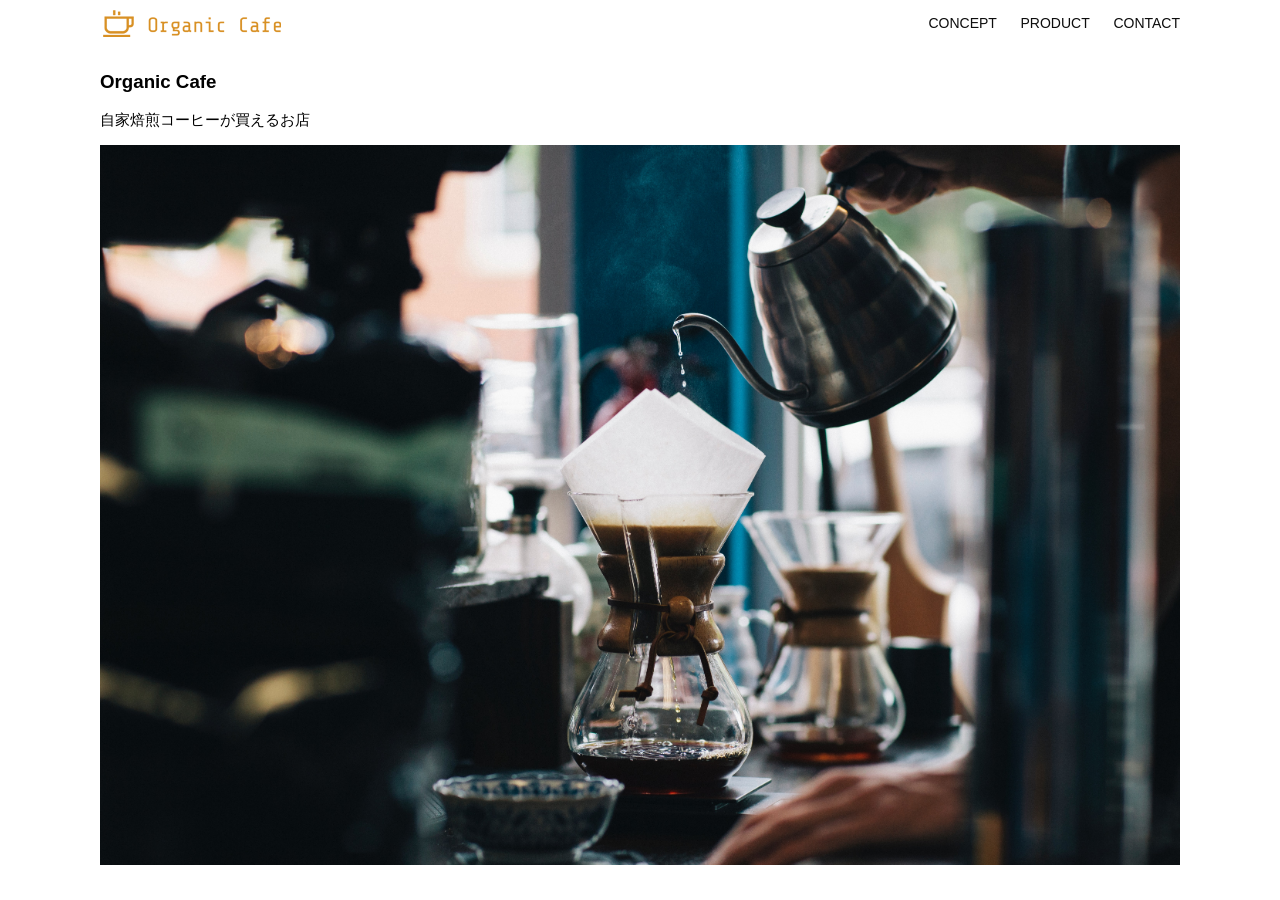
<file: html-css-kadai_013/index.html>
<!DOCTYPE html>
<html>
  <head>
    <title>Organic Cafe</title>
    <meta charset="UTF-8" />
    <meta
      name="description"
      content="自家焙煎のコーヒーがお家で楽しめるOrganic Cafe"
    />
    <meta name="viewport" content="width=device-width, initial-scale=1.0" />
    <link rel="stylesheet" href="style.css" />
  </head>
  <body>
    <!-- ヘッダー -->
    <header>
      <!-- ロゴ -->
      <a href="index.html" id="logo"
        ><img src="images/logo.png" alt="トップページに戻る"
      /></a>

      <!-- PC用ナビゲーション -->
      <nav id="nav-pc">
        <a href="index.html#concept">CONCEPT</a>
        <a href="index.html#product">PRODUCT</a>
        <a href="index.html#contact">CONTACT</a>
      </nav>
      <!-- スマホ用メニューボタン -->
      <img
        id="menu-sp"
        src="images/button-menu.png"
        alt="ナビゲーションを開く"
        onclick="document.getElementById('nav-sp').style.display = 'block'"
      />

      <!-- スマホ用ナビゲーション -->
      <nav id="nav-sp">
        <ul>
          <li>
            <img
              id="close"
              src="images/button-close.png"
              alt="ナビゲーションを閉じる"
              onclick="document.getElementById('nav-sp').style.display = 'none'"
            />
          </li>
          <li>
            <a
              id="logo-sp"
              href="index.html"
              onclick="document.getElementById('nav-sp').style.display = 'none'"
            >
              <img src="images/logo-sp.png" alt="トップページに戻る" />
            </a>
          </li>
          <li>
            <a
              class="menu"
              href="index.html#concept"
              onclick="document.getElementById('nav-sp').style.display = 'none'"
              >CONCEPT</a
            >
          </li>
          <li>
            <a
              class="menu"
              href="index.html#product"
              onclick="document.getElementById('nav-sp').style.display = 'none'"
              >PRODUCT</a
            >
          </li>
          <li>
            <a
              class="menu"
              href="index.html#contact"
              onclick="document.getElementById('nav-sp').style.display = 'none'"
              >CONTACT</a
            >
          </li>
        </ul>
      </nav>
    </header>

    <main>
      <article>
        <!-- メインビジュアル -->
        <section id="main-visual">
          <div id="main-message">
            <h1>Organic Cafe</h1>
            <p>自家焙煎コーヒーが買えるお店</p>
          </div>
          <img
            src="images/main-image.jpg"
            alt="コーヒーをハンドドリップで淹れる画像"
          />
        </section>
      </article>
    </main>
  </body>
</html>
</file>
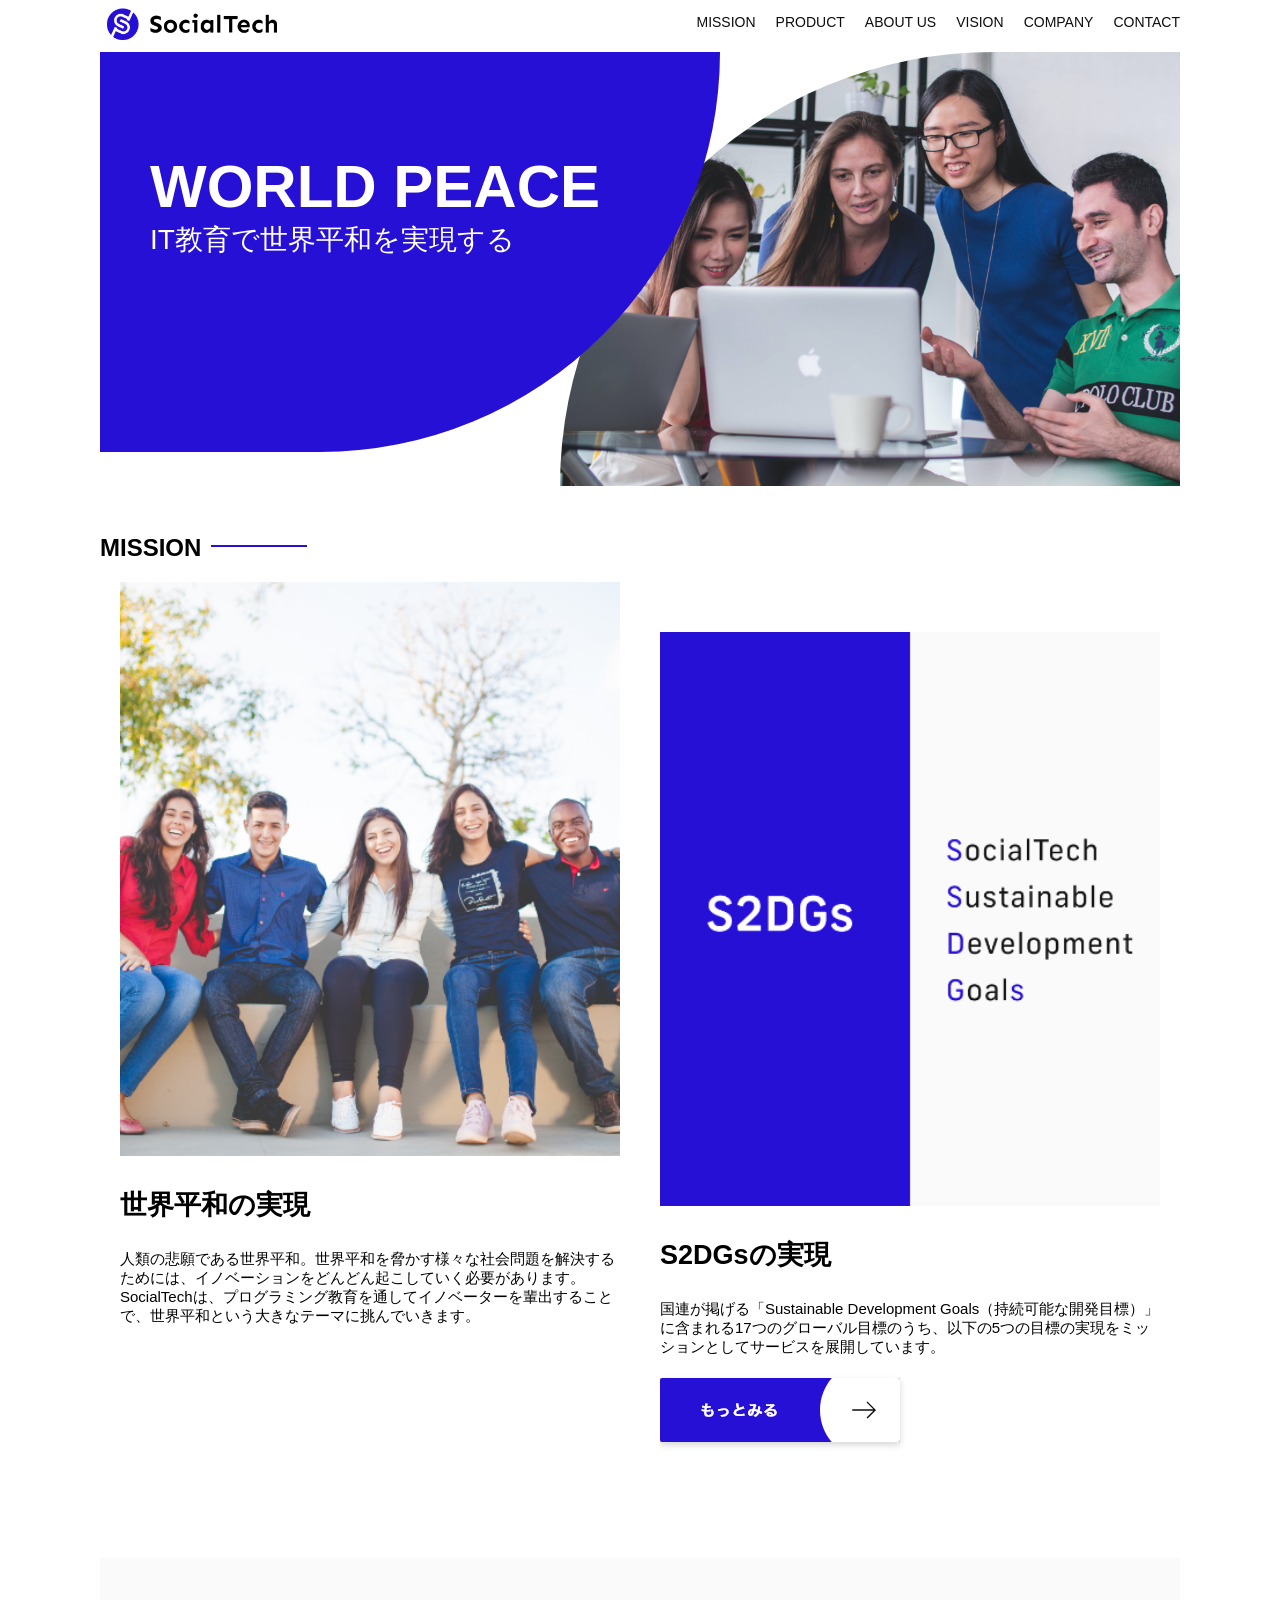
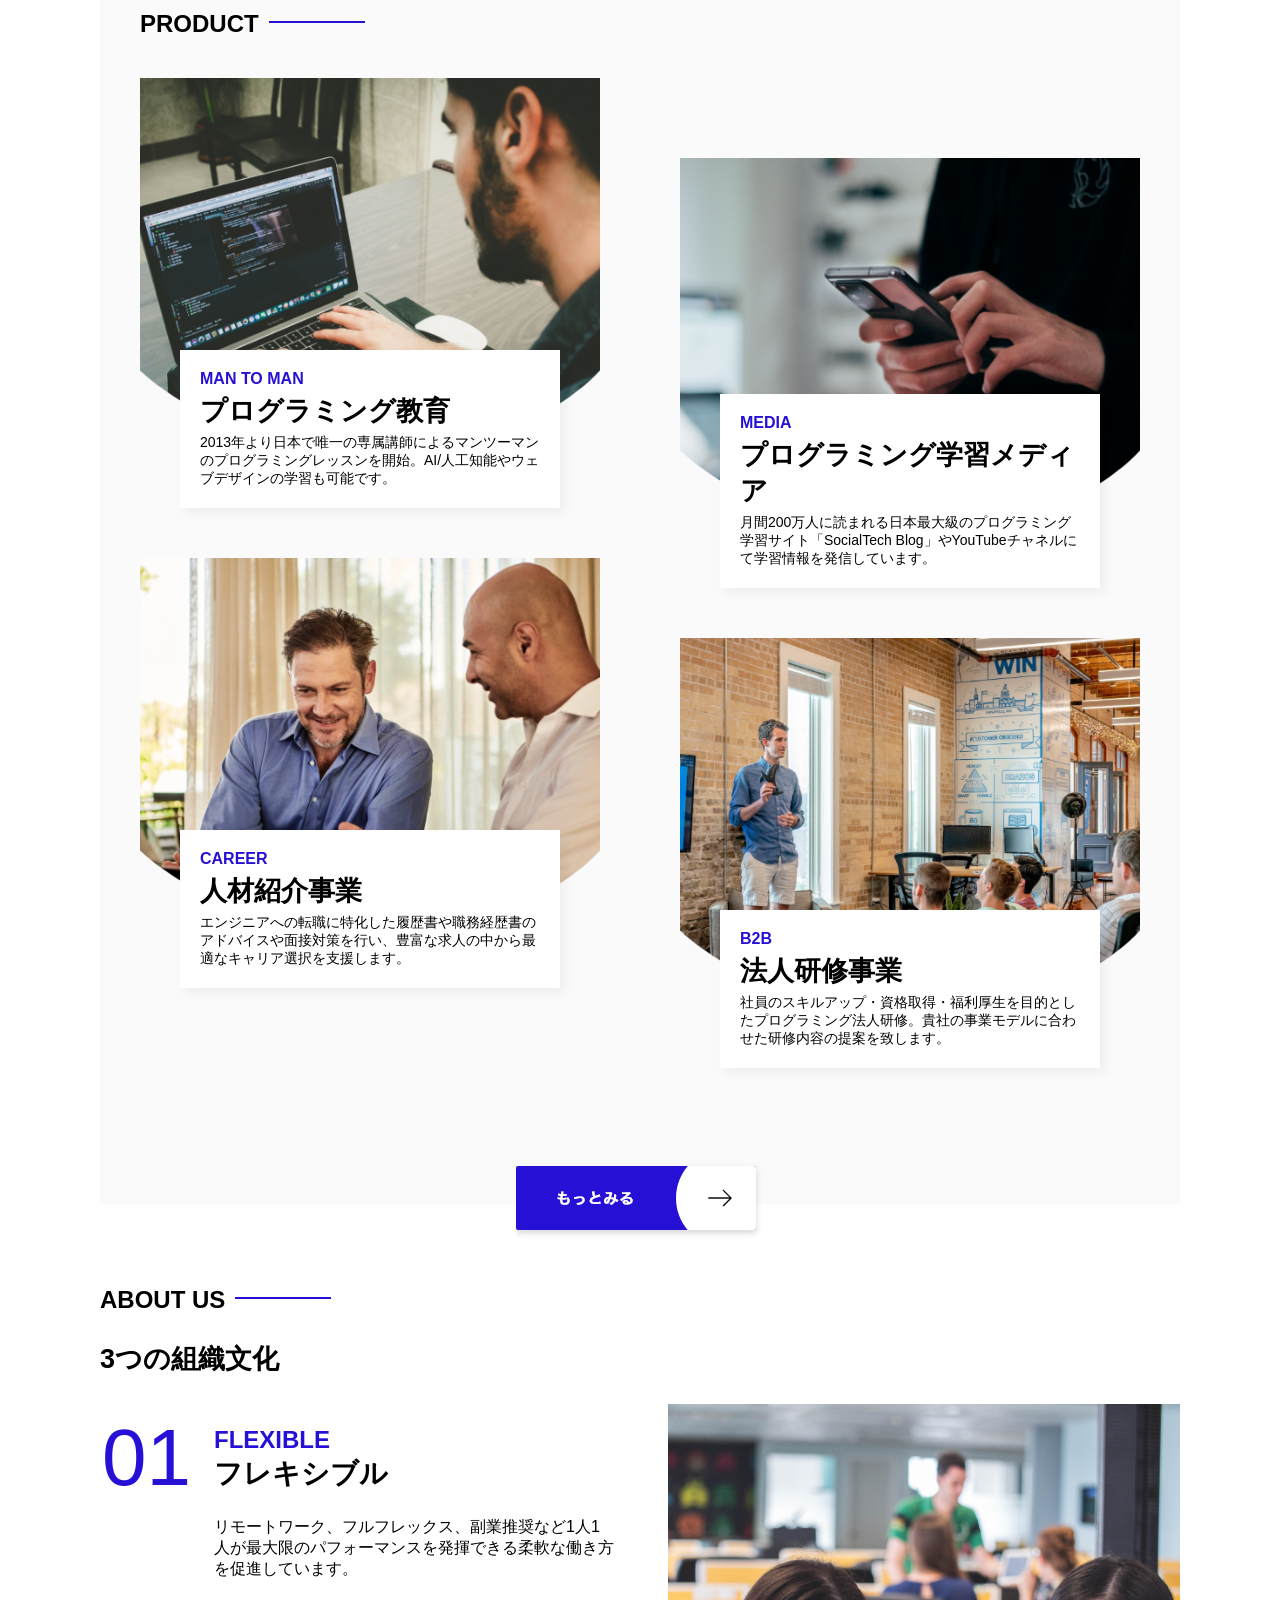
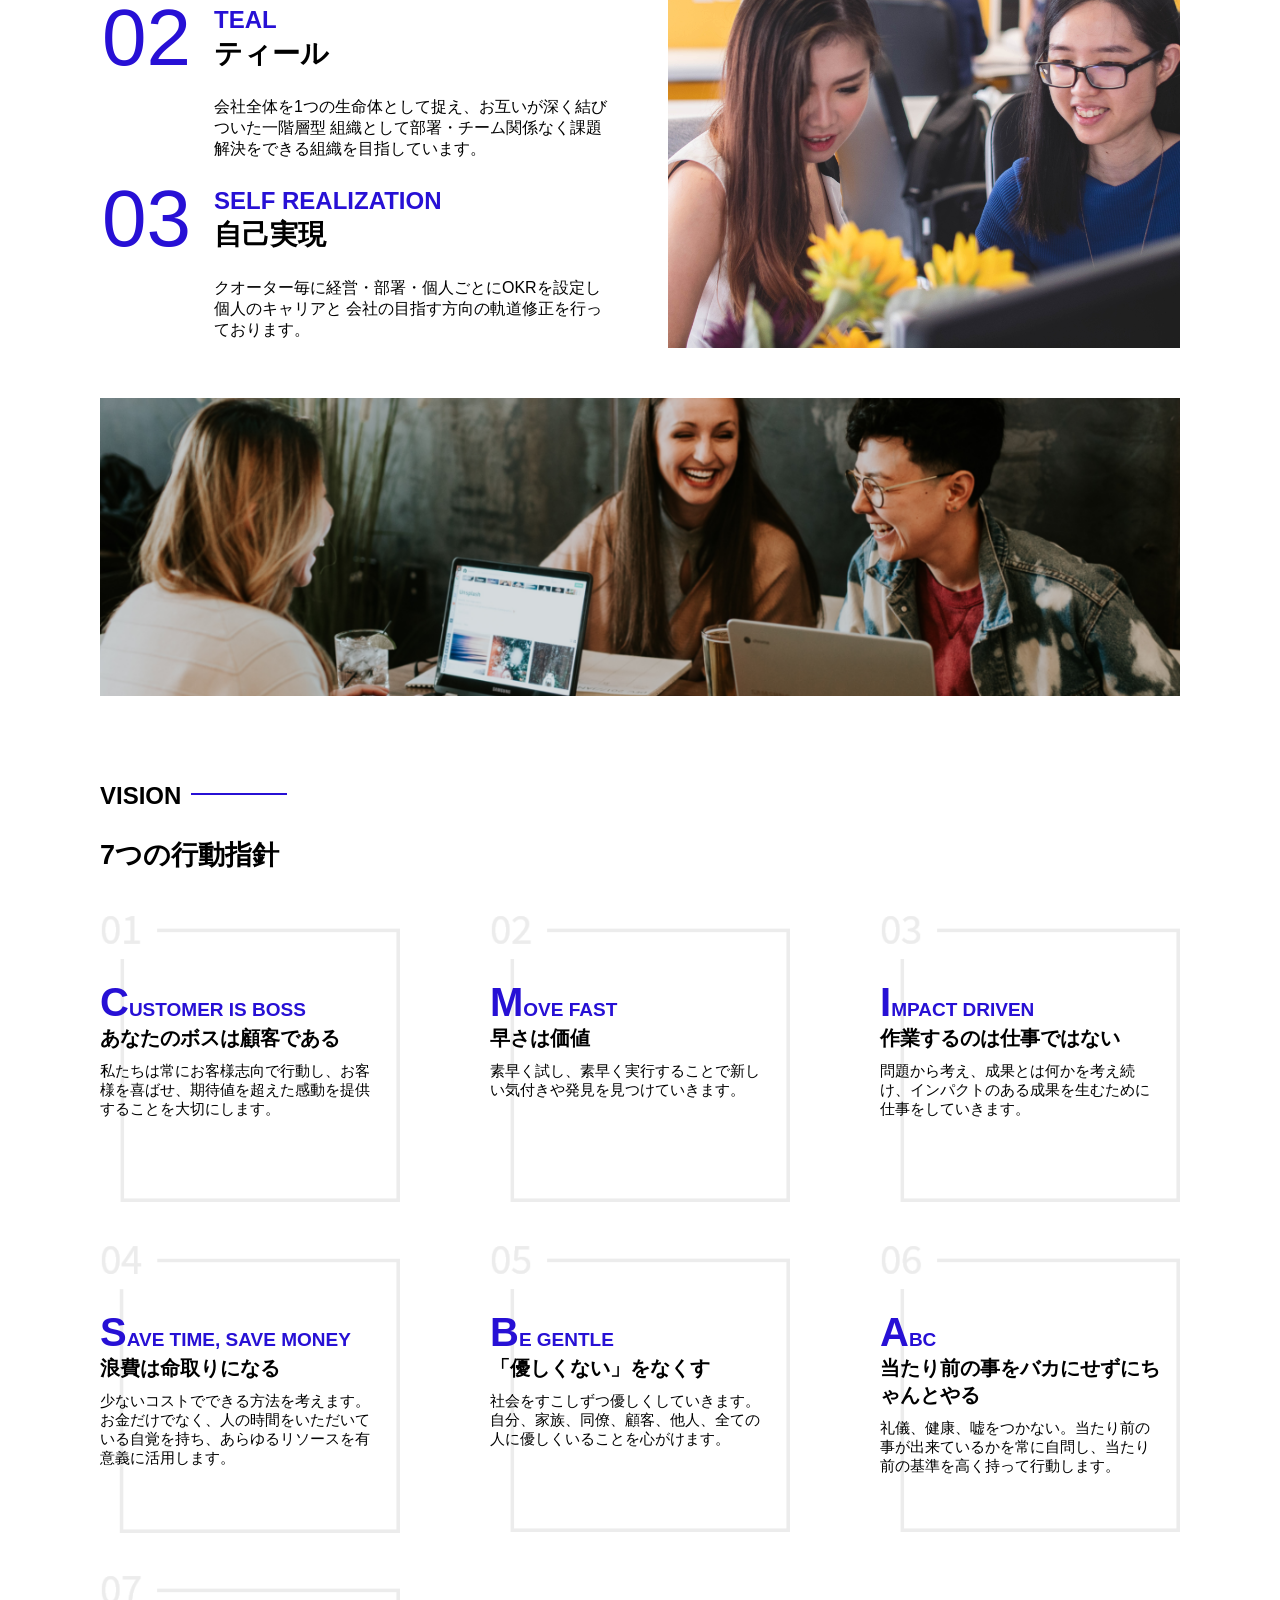
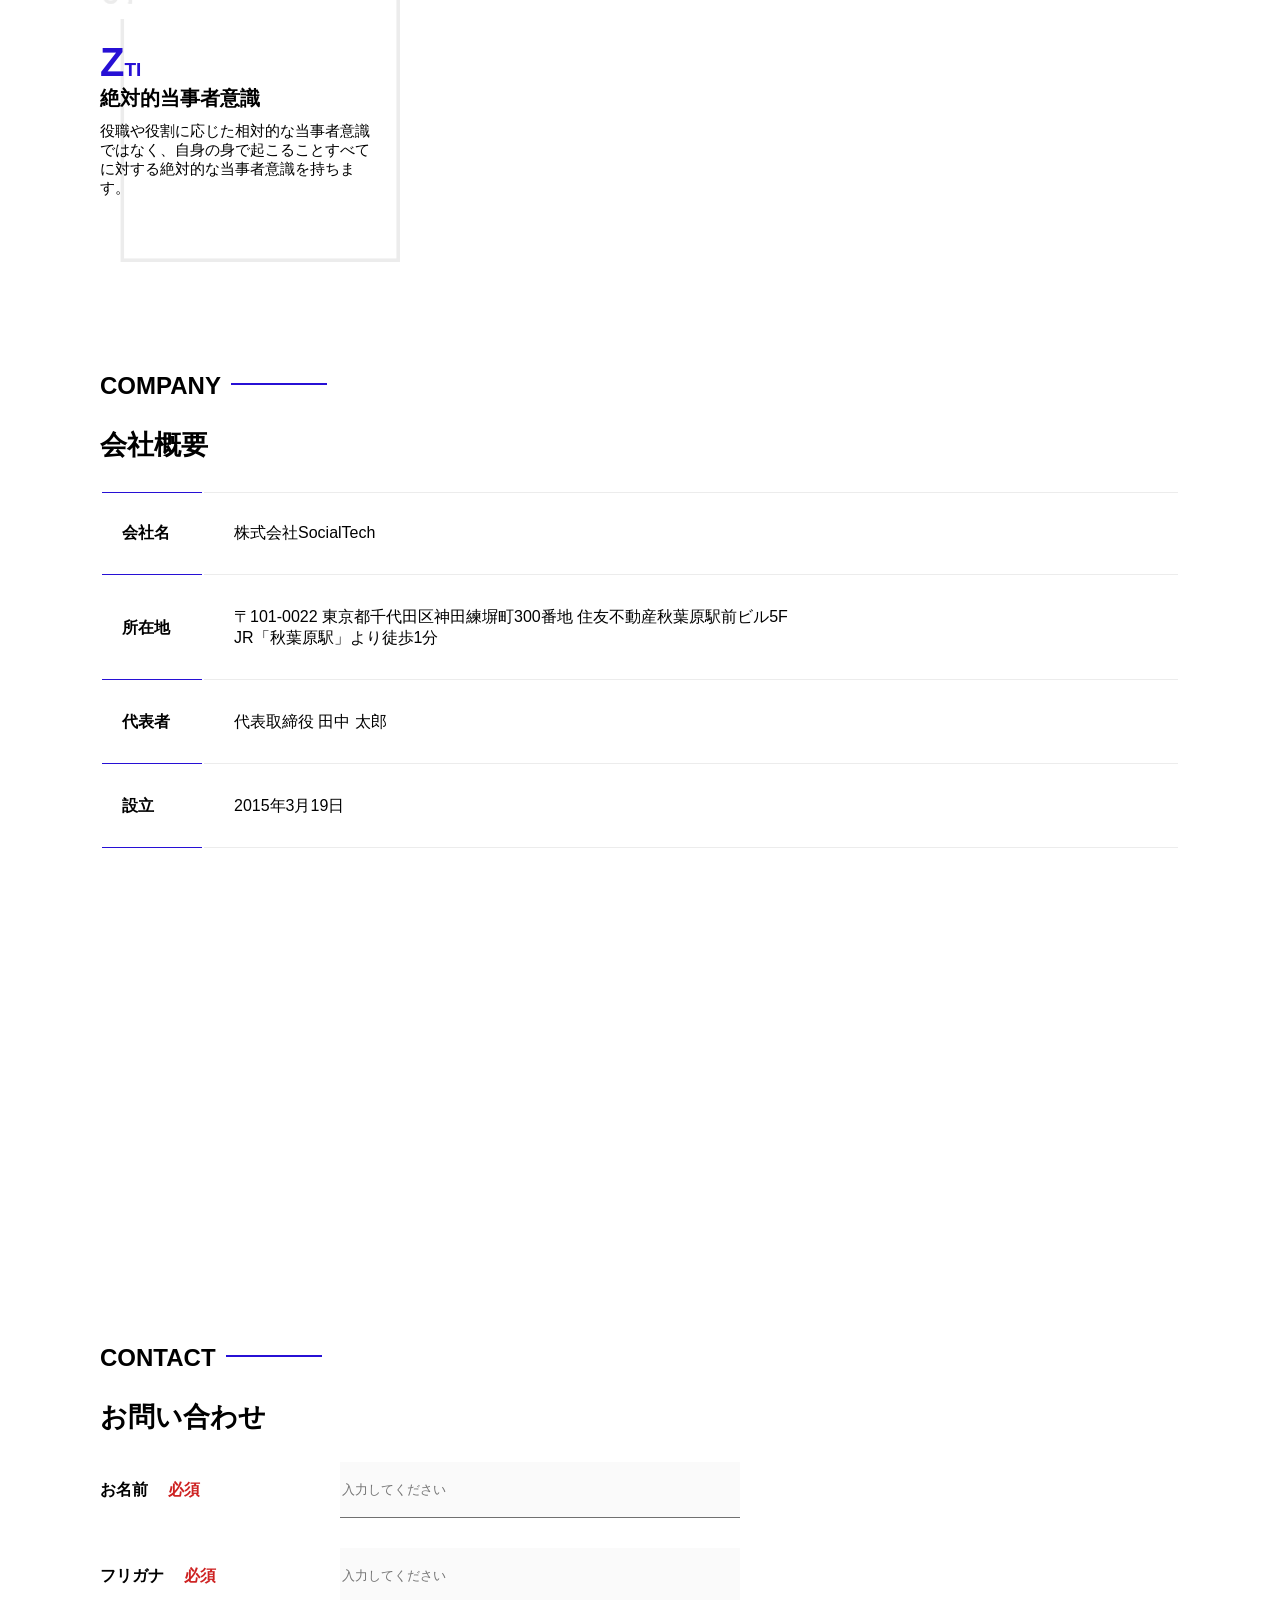
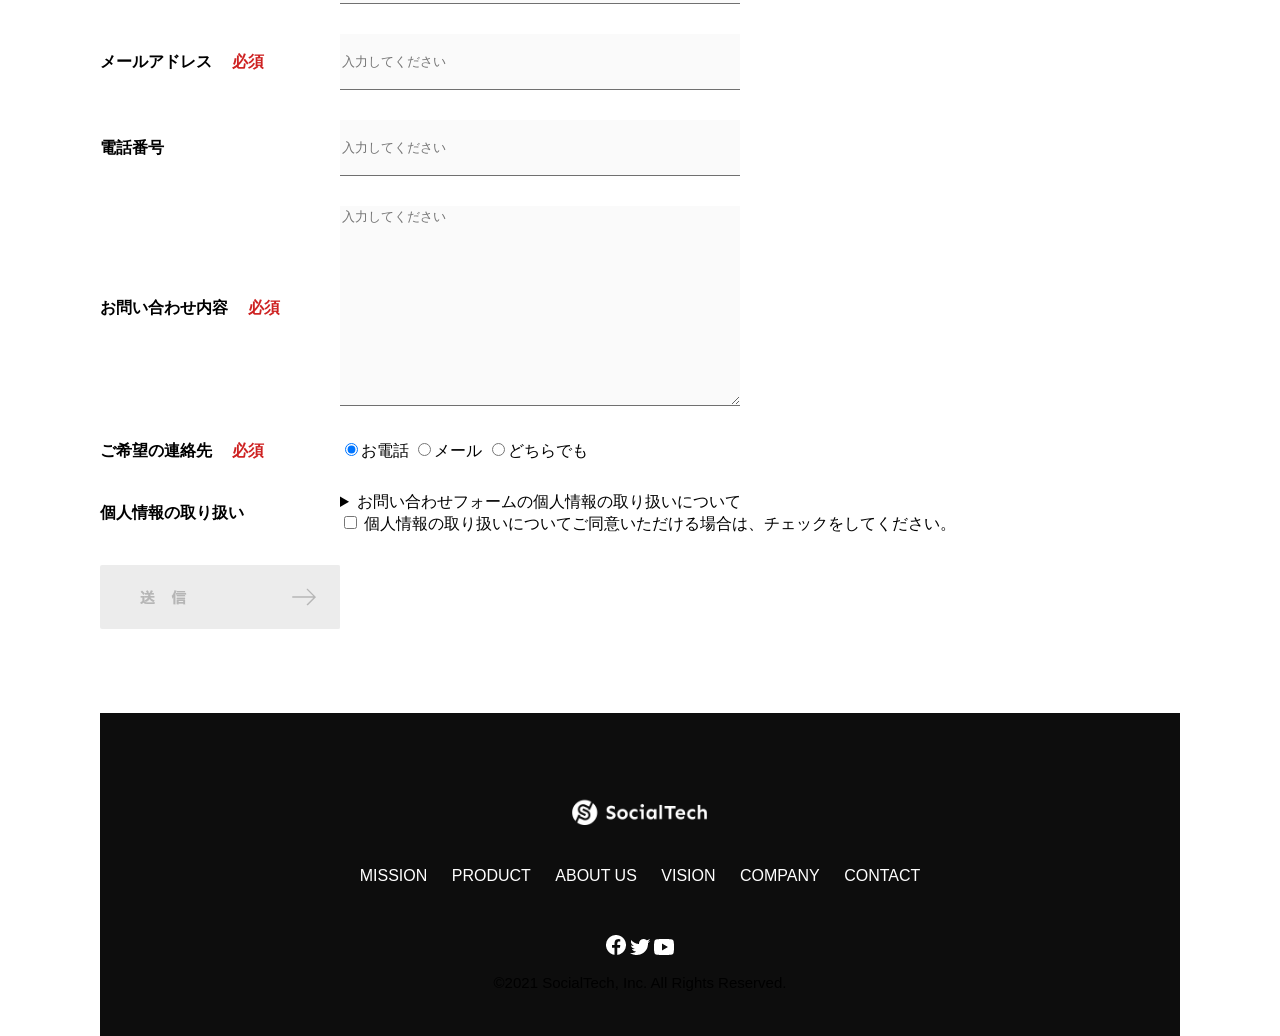
<file: kadai_tutorial_output/socialtech/index.html>
<!DOCTYPE html>
<html lang="ja">
  <head>
    <meta charset="UTF-8" />
    <meta
      name="description"
      content="SocialTechはEdTech業界のリーディングカンパニーを目指します。"
    />
    <meta name="viewport" content="width=device-width, initial-scale=1.0" />
    <link rel="stylesheet" href="style.css" />
    <title>SocialTech</title>
  </head>
  <body>
    <!-- ヘッダー -->
    <header>
      <!-- ロゴ -->
      <a href="index.html" id="logo">
        <img src="images/logo.png" alt="トップページに戻る" />
      </a>
      <!-- PC用ナビゲーション -->
      <nav id="nav-pc">
        <ul>
          <li><a href="mission.html">MISSION</a></li>
          <li><a href="product.html">PRODUCT</a></li>
          <li><a href="index.html#aboutus">ABOUT US</a></li>
          <li><a href="index.html#vision">VISION</a></li>
          <li><a href="index.html#company">COMPANY</a></li>
          <li><a href="index.html#contact">CONTACT</a></li>
        </ul>
      </nav>
      <!-- スマホ用メニューボタン -->
      <button
        id="menu-sp"
        onclick="document.getElementById('nav-sp').style.display = 'block'"
      >
        <img src="images/button-menu.png" alt="ナビゲーションを開く" />
      </button>
      <!-- スマホ用ナビゲーション -->
      <div id="nav-sp">
        <button
          id="close"
          onclick="document.getElementById('nav-sp').style.display = 'none'"
        >
          <img src="images/button-close.png" alt="ナビゲーションを閉じる" />
        </button>

        <nav>
          <ul>
            <li>
              <a
                id="logo-sp"
                href="index.html"
                onclick="document.getElementById('nav-sp').style.display = 'none'"
                ><img src="images/logo-sp.png" alt="トップページに戻る"
              /></a>
            </li>
            <li>
              <a
                class="menu"
                href="mission.html"
                onclick="document.getElementById('nav-sp').style.display = 'none'"
                >MISSION</a
              >
            </li>
            <li>
              <a
                class="menu"
                href="product.html"
                onclick="document.getElementById('nav-sp').style.display = 'none'"
                >PRODUCT</a
              >
            </li>
            <li>
              <a
                class="menu"
                href="index.html#aboutus"
                onclick="document.getElementById('nav-sp').style.display = 'none'"
                >ABOUT US</a
              >
            </li>
            <li>
              <a
                class="menu"
                href="index.html#vision"
                onclick="document.getElementById('nav-sp').style.display = 'none'"
                >VISION</a
              >
            </li>
            <li>
              <a
                class="menu"
                href="index.html#company"
                onclick="document.getElementById('nav-sp').style.display = 'none'"
                >COMPANY</a
              >
            </li>
            <li>
              <a
                class="menu"
                href="index.html#contact"
                onclick="document.getElementById('nav-sp').style.display = 'none'"
                >CONTACT</a
              >
            </li>
          </ul>
        </nav>
        <div id="sns">
          <a href="https://www.facebook.com/sejuku2013">
            <img src="images/button-facebook.png" alt="Facebookのリンク" />
          </a>
          <a href="https://twitter.com/samuraijuku">
            <img src="images/button-twitter.png" alt="Twitterのリンク" />
          </a>
          <a href="https://www.youtube.com/channel/UCCFOQO5aDK0xXam4cUQXT8g">
            <img src="images/button-youtube.png" alt="YouTubeのリンク" />
          </a>
        </div>
      </div>
    </header>
    <main>
      <article>
        <!-- メインビジュアル -->
        <section id="main-visual">
          <div id="main-message">
            <h1>WORLD PEACE</h1>
            <p>IT教育で世界平和を実現する</p>
          </div>
          <img
            src="images/index/index-main.png"
            alt="PCの周りに集まる多国籍の仲間たち"
          />
        </section>
        <!--ミッション-->
        <section id="mission">
          <h2 class="index-h2">MISSION</h2>
          <div id="mission-flex">
            <div>
              <img
                id="mission-photo"
                src="images/index/index-mission.png"
                alt="屋外のベンチで写真を撮影する多国籍の仲間たち"
              />
              <h3>世界平和の実現</h3>
              <p>
                人類の悲願である世界平和。世界平和を脅かす様々な社会問題を解決するためには、イノベーションをどんどん起こしていく必要があります。SocialTechは、プログラミング教育を通してイノベーターを輩出することで、世界平和という大きなテーマに挑んでいきます。
              </p>
            </div>
            <div>
              <img id="s2dgs" src="images/index/s2dgs.png" alt="S2DGs" />
              <h3>S2DGsの実現</h3>
              <p>
                国連が掲げる「Sustainable Development
                Goals（持続可能な開発目標）」に含まれる17つのグローバル目標のうち、以下の5つの目標の実現をミッションとしてサービスを展開しています。
              </p>
              <a href="mission.html">
                <img src="images/button-more.png" alt="もっとみる" />
              </a>
            </div>
          </div>
        </section>
        <!-- プロダクト -->
        <section id="product">
          <h2 class="index-h2">PRODUCT</h2>
          <div class="product-flex">
            <div id="product-left">
              <div>
                <img
                  class="product-photo"
                  src="images/index/index-mantoman.png"
                  alt="PCでコードを書く男性"
                />
                <div class="product-explain">
                  <span>MAN TO MAN</span>
                  <h3>プログラミング教育</h3>
                  <p>
                    2013年より日本で唯一の専属講師によるマンツーマンのプログラミングレッスンを開始。AI/人工知能やウェブデザインの学習も可能です。
                  </p>
                </div>
              </div>
              <div>
                <img
                  class="product-photo"
                  src="images/index/index-career.png"
                  alt="笑顔で話し合う2人の男性"
                />
                <div class="product-explain">
                  <span>CAREER</span>
                  <h3>人材紹介事業</h3>
                  <p>
                    エンジニアへの転職に特化した履歴書や職務経歴書のアドバイスや面接対策を行い、豊富な求人の中から最適なキャリア選択を支援します。
                  </p>
                </div>
              </div>
            </div>
            <div id="product-right">
              <div>
                <img
                  class="product-photo"
                  src="images/index/index-media.png"
                  alt="スマートフォンを操作する人"
                />
                <div class="product-explain">
                  <span>MEDIA</span>
                  <h3>プログラミング学習メディア</h3>
                  <p>
                    月間200万人に読まれる日本最大級のプログラミング学習サイト「SocialTech
                    Blog」やYouTubeチャネルにて学習情報を発信しています。
                  </p>
                </div>
              </div>
              <div>
                <img
                  class="product-photo"
                  src="images/index/index-b2b.png"
                  alt="講演中の男性とそれを聴く人々"
                />
                <div class="product-explain">
                  <span>B2B</span>
                  <h3>法人研修事業</h3>
                  <p>
                    社員のスキルアップ・資格取得・福利厚生を目的としたプログラミング法人研修。貴社の事業モデルに合わせた研修内容の提案を致します。
                  </p>
                </div>
              </div>
            </div>
          </div>
          <div id="product-more">
            <a href="product.html">
              <img src="images/button-more.png" alt="もっとみる" />
            </a>
          </div>
        </section>
        <!-- ABOUT US -->
        <section id="aboutus">
          <h2 class="index-h2">ABOUT US</h2>
          <h3>3つの組織文化</h3>
          <div>
            <table class="culture-table">
              <tr>
                <td class="culture-num">01</td>
                <th>
                  <span class="culture-en">FLEXIBLE</span><br />フレキシブル
                </th>
              </tr>
              <tr>
                <td>
                  <!--空のセル-->
                </td>
                <td class="culture-description">
                  リモートワーク、フルフレックス、副業推奨など1人1人が最大限のパフォーマンスを発揮できる柔軟な働き方を促進しています。
                </td>
              </tr>
              <tr>
                <td class="culture-num">02</td>
                <th><span class="culture-en">TEAL</span><br />ティール</th>
              </tr>
              <tr>
                <td>
                  <!--空のセル-->
                </td>
                <td class="culture-description">
                  会社全体を1つの生命体として捉え、お互いが深く結びついた一階層型
                  組織として部署・チーム関係なく課題解決をできる組織を目指しています。
                </td>
              </tr>
              <tr>
                <td class="culture-num">03</td>
                <th>
                  <span class="culture-en">SELF REALIZATION</span><br />自己実現
                </th>
              </tr>
              <tr>
                <td>
                  <!--空のセル-->
                </td>
                <td class="culture-description">
                  クオーター毎に経営・部署・個人ごとにOKRを設定し個人のキャリアと
                  会社の目指す方向の軌道修正を行っております。
                </td>
              </tr>
            </table>
            <img
              class="culture-img"
              src="images/index/index-aboutus1.png"
              alt="笑顔で話し合う2人の女性"
            />
          </div>
          <img
            class="culture-img2"
            src="images/index/index-aboutus2.png"
            alt="笑顔で話し合う3人の男女"
          />
        </section>
        <!-- VISION -->
        <section id="vision">
          <h2 class="index-h2">VISION</h2>
          <h3>7つの行動指針</h3>
          <div>
            <div class="vision-box">
              <img src="images/index/vision-01.png" alt="01" />
              <div>
                <h4>CUSTOMER IS BOSS</h4>
                <h5>あなたのボスは顧客である</h5>
                <p>
                  私たちは常にお客様志向で行動し、お客様を喜ばせ、期待値を超えた感動を提供することを大切にします。
                </p>
              </div>
            </div>
            <div class="vision-box">
              <img src="images/index/vision-02.png" alt="02" />
              <div>
                <h4>MOVE FAST</h4>
                <h5>早さは価値</h5>
                <p>
                  素早く試し、素早く実行することで新しい気付きや発見を見つけていきます。
                </p>
              </div>
            </div>
            <div class="vision-box">
              <img src="images/index/vision-03.png" alt="03" />
              <div>
                <h4>IMPACT DRIVEN</h4>
                <h5>作業するのは仕事ではない</h5>
                <p>
                  問題から考え、成果とは何かを考え続け、インパクトのある成果を生むために仕事をしていきます。
                </p>
              </div>
            </div>
            <div class="vision-box">
              <img src="images/index//vision-04.png" alt="04" />
              <div>
                <h4>SAVE TIME, SAVE MONEY</h4>
                <h5>浪費は命取りになる</h5>
                <p>
                  少ないコストでできる方法を考えます。お金だけでなく、人の時間をいただいている自覚を持ち、あらゆるリソースを有意義に活用します。
                </p>
              </div>
            </div>
            <div class="vision-box">
              <img src="images/index/vision-05.png" alt="05" />
              <div>
                <h4>BE GENTLE</h4>
                <h5>「優しくない」をなくす</h5>
                <p>
                  社会をすこしずつ優しくしていきます。自分、家族、同僚、顧客、他人、全ての人に優しくいることを心がけます。
                </p>
              </div>
            </div>
            <div class="vision-box">
              <img src="images/index/vision-06.png" alt="06" />
              <div>
                <h4>ABC</h4>
                <h5>当たり前の事をバカにせずにちゃんとやる</h5>
                <p>
                  礼儀、健康、嘘をつかない。当たり前の事が出来ているかを常に自問し、当たり前の基準を高く持って行動します。
                </p>
              </div>
            </div>
            <div class="vision-box">
              <img src="images/index/vision-07.png" alt="07" />
              <div>
                <h4>ZTI</h4>
                <h5>絶対的当事者意識</h5>
                <p>
                  役職や役割に応じた相対的な当事者意識ではなく、自身の身で起こることすべてに対する絶対的な当事者意識を持ちます。
                </p>
              </div>
            </div>
          </div>
        </section>
        <!-- COMPANY -->
        <section id="company">
          <h2 class="index-h2">COMPANY</h2>
          <h3>会社概要</h3>
          <table id="company-table">
            <tr>
              <th class="tableheader tableheader-first">会社名</th>
              <td class="cell cell-first">株式会社SocialTech</td>
            </tr>
            <tr>
              <th class="tableheader">所在地</th>
              <td class="cell">
                〒101-0022 東京都千代田区神田練塀町300番地
                住友不動産秋葉原駅前ビル5F<br />JR「秋葉原駅」より徒歩1分
              </td>
            </tr>
            <tr>
              <th class="tableheader">代表者</th>
              <td class="cell">代表取締役 田中 太郎</td>
            </tr>
            <tr>
              <th class="tableheader">設立</th>
              <td class="cell">2015年3月19日</td>
            </tr>
          </table>
          <iframe
            src="https://www.google.com/maps/embed?pb=!1m18!1m12!1m3!1d3240.0688551336807!2d139.7720776771055!3d35.69992317258124!2m3!1f0!2f0!3f0!3m2!1i1024!2i768!4f13.1!3m3!1m2!1s0x60188fee13660e23%3A0x77137876edf742ac!2z5L2P5Y-L5LiN5YuV55Sj56eL6JGJ5Y6f6aeF5YmN44OT44Or!5e0!3m2!1sja!2sjp!4v1704858013291!5m2!1sja!2sjp"
            style="border: 0"
            allowfullscreen=""
            loading="lazy"
          >
          </iframe>
        </section>
        <!-- お問い合わせフォーム -->
        <section id="contact">
          <h2 class="index-h2">CONTACT</h2>
          <h3>お問い合わせ</h3>
          <form>
            <div>
              <div class="contact-heading">
                <label class="contact-label"
                  >お名前<span class="contact-span">必須</span></label
                >
              </div>
              <div>
                <input
                  type="text"
                  name="name"
                  placeholder="入力してください"
                  class="contact-textbox"
                />
              </div>
            </div>
            <div>
              <div class="contact-heading">
                <label class="contact-label"
                  >フリガナ<span class="contact-span">必須</span></label
                >
              </div>
              <div>
                <input
                  type="text"
                  name="hurigana"
                  placeholder="入力してください"
                  class="contact-textbox"
                />
              </div>
            </div>
            <div>
              <div class="contact-heading">
                <label class="contact-label"
                  >メールアドレス<span class="contact-span">必須</span></label
                >
              </div>
              <div>
                <input
                  type="text"
                  name="email"
                  placeholder="入力してください"
                  class="contact-textbox"
                />
              </div>
            </div>
            <div>
              <div class="contact-heading">
                <label class="contact-label">電話番号</label>
              </div>
              <div>
                <input
                  type="text"
                  name="tel"
                  placeholder="入力してください"
                  class="contact-textbox"
                />
              </div>
            </div>
            <div>
              <div class="contact-heading">
                <label class="contact-label"
                  >お問い合わせ内容<span class="contact-span">必須</span></label
                >
              </div>
              <div>
                <textarea
                  class="contact-textarea"
                  placeholder="入力してください"
                  name="message"
                ></textarea>
              </div>
            </div>
            <div>
              <div class="contact-heading">
                <label class="contact-label"
                  >ご希望の連絡先<span class="contact-span">必須</span></label
                >
              </div>
              <div>
                <input
                  class="radiobutton"
                  type="radio"
                  value="tel"
                  name="contact"
                  checked
                /><label>お電話</label>
                <input
                  class="radiobutton"
                  type="radio"
                  value="mail"
                  name="contact"
                /><label>メール</label>
                <input
                  class="radiobutton"
                  type="radio"
                  value="both"
                  name="contact"
                /><label>どちらでも</label>
              </div>
            </div>
            <div>
              <div class="contact-heading">
                <label class="contact-label">個人情報の取り扱い</label>
              </div>
              <div>
                <details>
                  <summary>
                    お問い合わせフォームの個人情報の取り扱いについて
                  </summary>
                  <div>
                    <dl>
                      <dt>１．組織の名称又は氏名</dt>
                      <dd>株式会社SocialTech</dd>
                      <dt>
                        ２．個人情報保護管理者（若しくはその代理人）の氏名又は職名、所属及び連絡先
                      </dt>
                      <dd>
                        <p>鈴木 一郎 コーポレート部</p>
                        <p>メールアドレス：samurai@example.com</p>
                        <p>TEL：03-1234-5678</p>
                      </dd>
                      <dt>３．個人情報の利用目的</dt>
                      <dd>
                        <ul>
                          <li>
                            本サービス及び本サービスに関連する情報の提供又はそれらに関する連絡のため
                          </li>
                          <li>ユーザーの本人確認のため</li>
                          <li>当社サービスのご案内のため</li>
                          <li>
                            当社の商品等の広告または宣伝（電子メールによるものを含むものとします。）
                          </li>
                        </ul>
                      </dd>
                      <dt>４．個人情報の取り扱い業務の委託</dt>
                      <dd>
                        個人情報の取扱業務の全部または一部を外部に業務委託する場合があります。その際、弊社は、個人情報を適切に保護できる管理体制を敷き実行していることを条件として委託先を厳選したうえで、機密保持契約を委託先と締結し、お客様の個人情報を厳密に管理させます。
                      </dd>
                      <dt>５．個人情報の開示等の請求</dt>
                      <dd>
                        お客様は、弊社に対してご自身の個人情報の開示等（利用目的の通知、開示、内容の訂正・追加・削除、利用の停止または消去、第三者への提供の停止）に関して、当社問合わせ窓口に申し出ることができます。<br />
                        その際、弊社はお客様ご本人を確認させていただいたうえで、合理的な期間内に対応いたします。<br />
                        なお、個人情報に関する弊社問合わせ先は、次の通りです。
                      </dd>
                      <dd>
                        <p>株式会社SocialTech　個人情報問合せ窓口</p>
                        <p>
                          〒150-0043　東京都千代田区神田練塀町300番地
                          住友不動産秋葉原駅前ビル5F
                        </p>
                        <p>
                          メールアドレス：samurai@example.com　TEL：03-1234-5678
                        </p>
                      </dd>

                      <dt>６．個人情報を提供されることの任意性について</dt>
                      <dd>
                        お客様がご自身の個人情報を弊社に提供されるか否かは、お客様のご判断によりますが、もしご提供されない場合には、適切なサービスが提供できない場合がありますので予めご了承ください。
                      </dd>
                    </dl>
                  </div>
                </details>
                <input type="checkbox" name="agree" />
                <span
                  >個人情報の取り扱いについてご同意いただける場合は、チェックをしてください。</span
                >
              </div>
            </div>
            <input type="image" src="images/button-submit.png" alt="送信する" />
          </form>
        </section>
      </article>
    </main>

    <footer>
      <div id="footer-logo">
        <img src="images/logo-sp.png" alt="SocialTech" />
      </div>
      <div id="footer-link">
        <a href="mission.html">MISSION</a>
        <a href="product.html">PRODUCT</a>
        <a href="index.html#aboutus">ABOUT US</a>
        <a href="index.html#vision">VISION</a>
        <a href="index.html#company">COMPANY</a>
        <a href="index.html#contact">CONTACT</a>
      </div>
      <div id="sns-footer">
        <div class="sns-btns">
          <a href="https://www.facebook.com/sejuku2013"
            ><img src="images/button-facebook.png" alt="Facebookのリンク"
          /></a>
          <a href="https://twitter.com/samuraijuku"
            ><img src="images/button-twitter.png" alt="Twitterのリンク"
          /></a>
          <a href="https://www.youtube.com/channel/UCCFOQO5aDK0xXam4cUQXT8g"
            ><img src="images/button-youtube.png" alt="YouTubeのリンク"
          /></a>
        </div>
        <p id="copyright">&copy;2021 SocialTech, Inc. All Rights Reserved.</p>
      </div>
    </footer>
  </body>
</html>
</file>
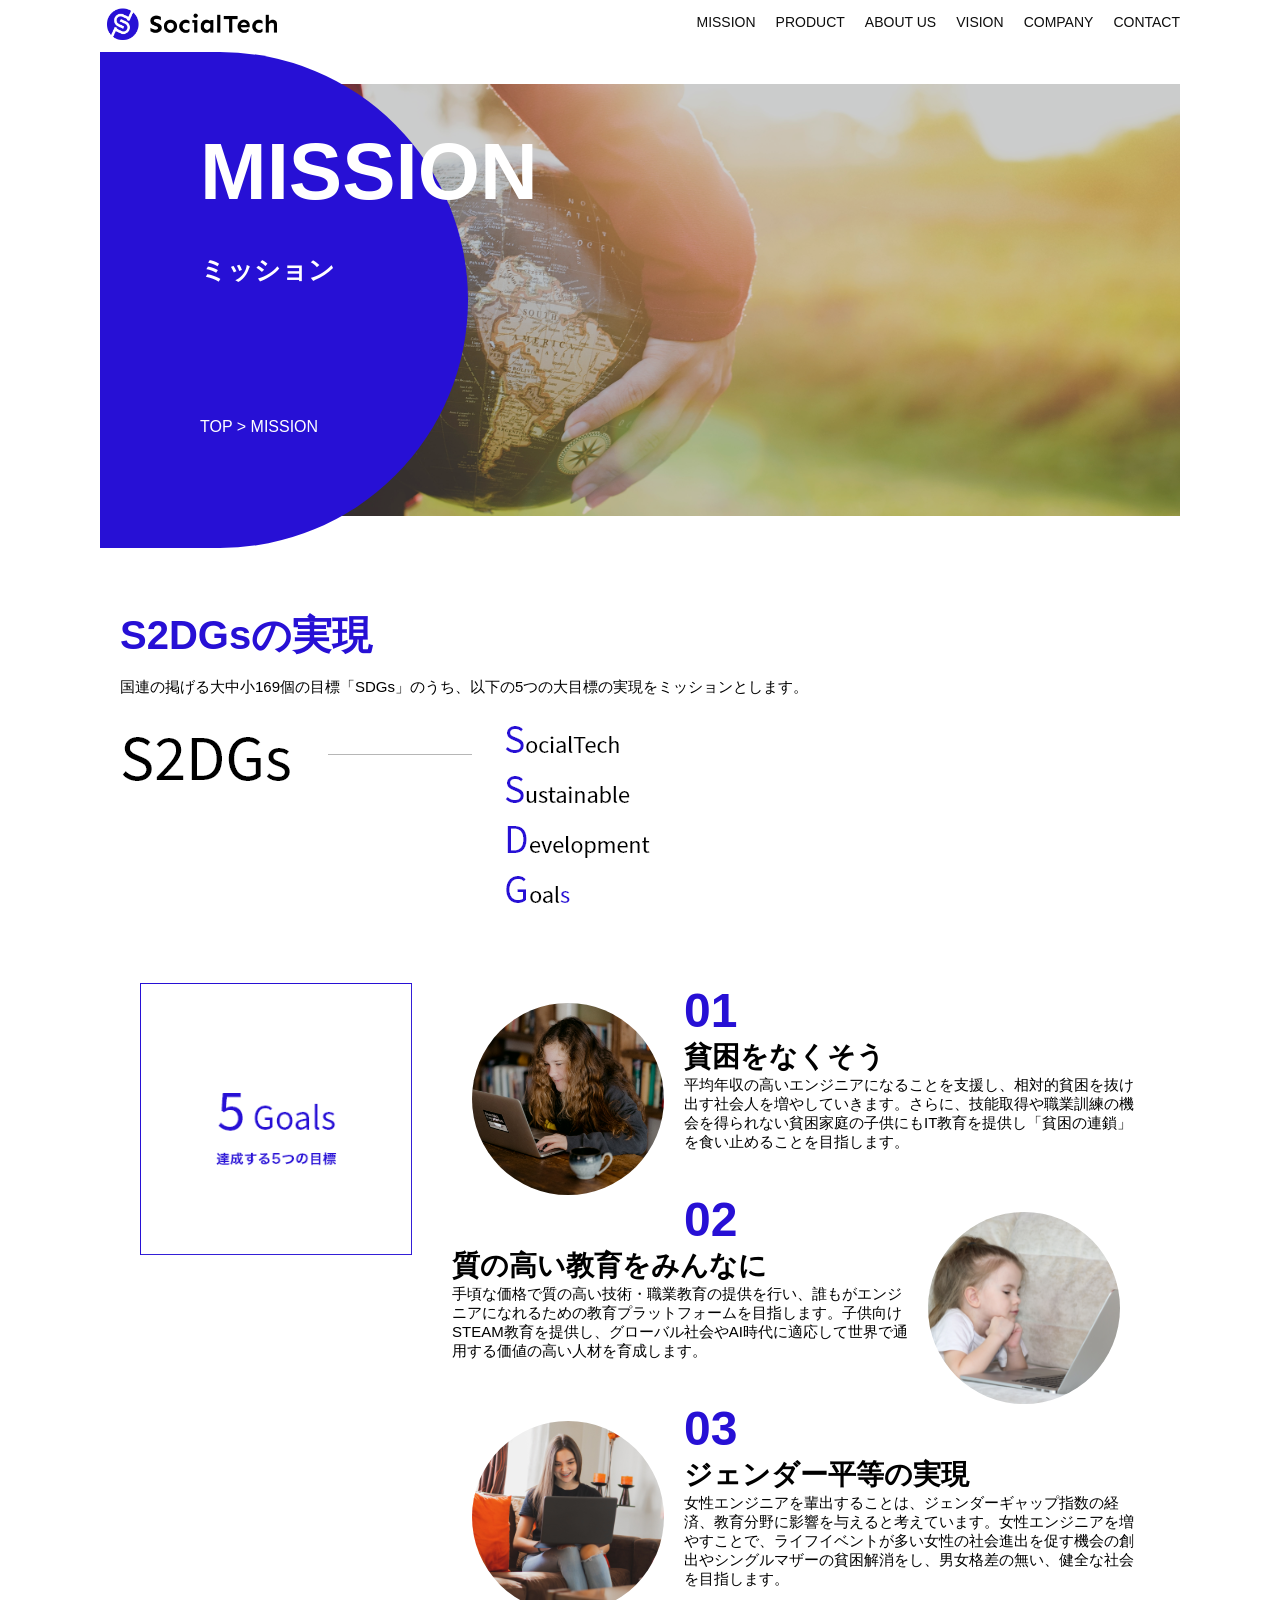
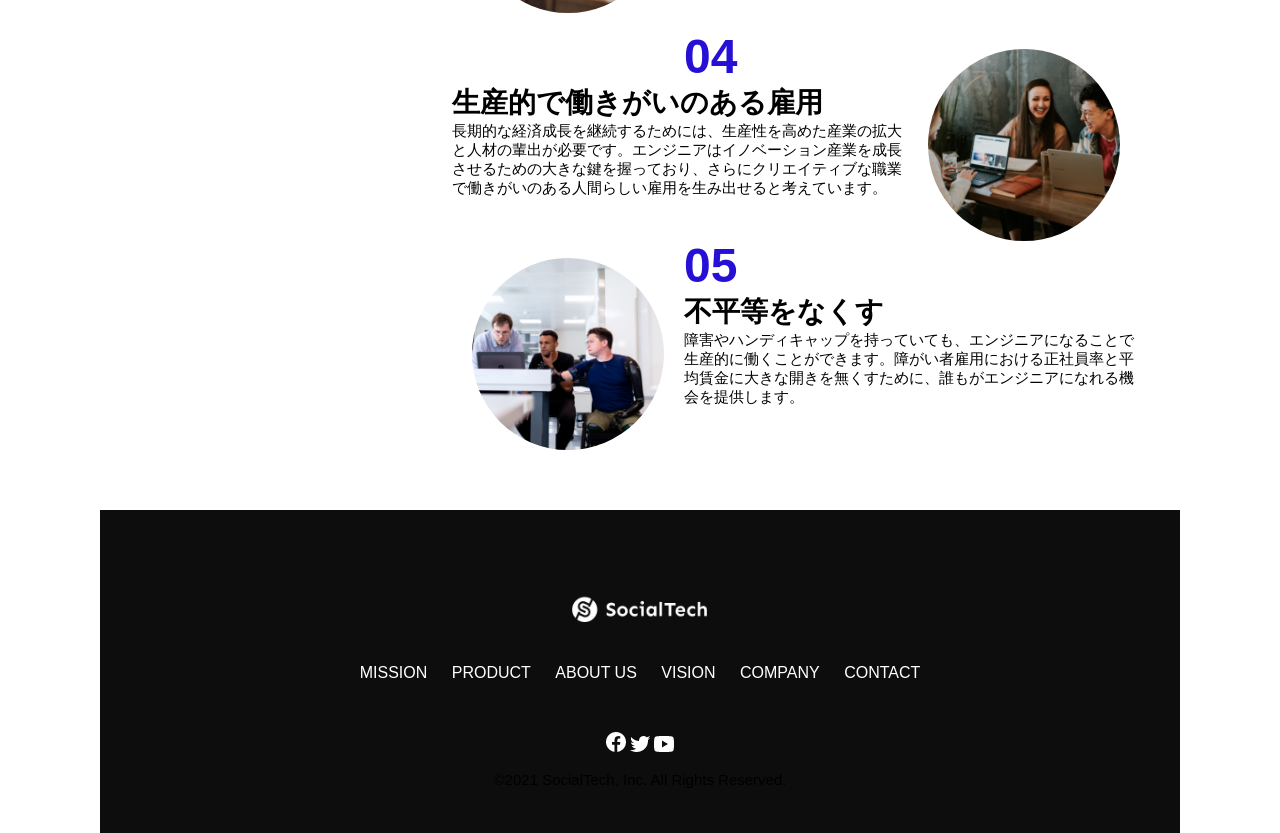
<file: kadai_tutorial_output/socialtech/mission.html>
<!DOCTYPE html>
<html>
  <head>
    <title>SocialTech - MISSION ミッション -</title>
    <meta charset="utf-8" />
    <meta
      name="description"
      content="SocialTechが目指す5つの目標（S2DGs）を紹介します"
    />
    <meta name="viewport" content="width=device-width, initial-scale=1.0" />
    <link rel="stylesheet" href="style.css" />
  </head>

  <body>
    <!-- ヘッダー -->
    <header>
      <!-- ロゴ -->
      <a href="index.html" id="logo">
        <img src="images/logo.png" alt="トップページに戻る" />
      </a>

      <!-- PC用ナビゲーション -->
      <nav id="nav-pc">
        <ul>
          <li><a href="mission.html">MISSION</a></li>
          <li><a href="product.html">PRODUCT</a></li>
          <li><a href="index.html#aboutus">ABOUT US</a></li>
          <li><a href="index.html#vision">VISION</a></li>
          <li><a href="index.html#company">COMPANY</a></li>
          <li><a href="index.html#contact">CONTACT</a></li>
        </ul>
      </nav>

      <!-- スマホ用メニューボタン -->
      <button
        id="menu-sp"
        onclick="document.getElementById('nav-sp').style.display = 'block'"
      >
        <img src="images/button-menu.png" alt="ナビゲーションを開く" />
      </button>

      <!-- スマホ用ナビゲーション -->
      <div id="nav-sp">
        <button
          id="close"
          onclick="document.getElementById('nav-sp').style.display = 'none'"
        >
          <img src="images/button-close.png" alt="ナビゲーションを閉じる" />
        </button>

        <nav>
          <ul>
            <li>
              <a
                id="logo-sp"
                href="index.html"
                onclick="document.getElementById('nav-sp').style.display = 'none'"
                ><img src="images/logo-sp.png" alt="トップページに戻る"
              /></a>
            </li>
            <li>
              <a
                class="menu"
                href="mission.html"
                onclick="document.getElementById('nav-sp').style.display = 'none'"
                >MISSION</a
              >
            </li>
            <li>
              <a
                class="menu"
                href="product.html"
                onclick="document.getElementById('nav-sp').style.display = 'none'"
                >PRODUCT</a
              >
            </li>
            <li>
              <a
                class="menu"
                href="index.html#aboutus"
                onclick="document.getElementById('nav-sp').style.display = 'none'"
                >ABOUT US</a
              >
            </li>
            <li>
              <a
                class="menu"
                href="index.html#vision"
                onclick="document.getElementById('nav-sp').style.display = 'none'"
                >VISION</a
              >
            </li>
            <li>
              <a
                class="menu"
                href="index.html#company"
                onclick="document.getElementById('nav-sp').style.display = 'none'"
                >COMPANY</a
              >
            </li>
            <li>
              <a
                class="menu"
                href="index.html#contact"
                onclick="document.getElementById('nav-sp').style.display = 'none'"
                >CONTACT</a
              >
            </li>
          </ul>
        </nav>
        <div id="sns">
          <a href="https://www.facebook.com/sejuku2013">
            <img src="images/button-facebook.png" alt="Facebookのリンク" />
          </a>
          <a href="https://twitter.com/samuraijuku">
            <img src="images/button-twitter.png" alt="Twitterのリンク" />
          </a>
          <a href="https://www.youtube.com/channel/UCCFOQO5aDK0xXam4cUQXT8g">
            <img src="images/button-youtube.png" alt="YouTubeのリンク" />
          </a>
        </div>
      </div>
    </header>

    <main>
      <article>
        <section id="mission-main">
          <div class="mission-main-inner">
            <div id="mission-title">
              <h1>MISSION<br /><span>ミッション</span></h1>
              <p>TOP > MISSION</p>
            </div>
          </div>
        </section>

        <section id="mission-s2dgs">
          <h2 class="mission-h2">S2DGsの実現</h2>
          <p>
            国連の掲げる大中小169個の目標「SDGs」のうち、以下の5つの大目標の実現をミッションとします。
          </p>
          <img src="images/mission/mission-s2dgs.png" alt="S2DGs" />
        </section>
        <section id="mission-five-goals">
          <div class="five-goals-image">
            <img src="images/mission/mission-5goals.png" alt="5Goals" />
          </div>
          <div class="five-goals-read">
            <div>
              <img
                class="fivegoals-image-left"
                src="images/mission/mission-5goals01.png"
                alt="PCを操作する女の子"
              />
              <span class="fivegoals-number">01</span>
              <h3 class="fivegoals-h3">貧困をなくそう</h3>
              <p class="fivegoals-p">
                平均年収の高いエンジニアになることを支援し、相対的貧困を抜け出す社会人を増やしていきます。さらに、技能取得や職業訓練の機会を得られない貧困家庭の子供にもIT教育を提供し「貧困の連鎖」を食い止めることを目指します。
              </p>
            </div>
            <div>
              <img
                class="fivegoals-image-right"
                src="images/mission/mission-5goals02.png"
                alt="PCを見つめる小さい女の子"
              />
              <span class="fivegoals-number">02</span>
              <h3 class="fivegoals-h3">質の高い教育をみんなに</h3>
              <p class="fivegoals-p">
                手頃な価格で質の高い技術・職業教育の提供を行い、誰もがエンジニアになれるための教育プラットフォームを目指します。子供向けSTEAM教育を提供し、グローバル社会やAI時代に適応して世界で通用する価値の高い人材を育成します。
              </p>
            </div>
            <div>
              <img
                class="fivegoals-image-left"
                src="images/mission/mission-5goals03.png"
                alt="PCを操作する女性"
              />
              <span class="fivegoals-number">03</span>
              <h3 class="fivegoals-h3">ジェンダー平等の実現</h3>
              <p class="fivegoals-p">
                女性エンジニアを輩出することは、ジェンダーギャップ指数の経済、教育分野に影響を与えると考えています。女性エンジニアを増やすことで、ライフイベントが多い女性の社会進出を促す機会の創出やシングルマザーの貧困解消をし、男女格差の無い、健全な社会を目指します。
              </p>
            </div>
            <div>
              <img
                class="fivegoals-image-right"
                src="images/mission/mission-5goals04.png"
                alt="笑顔で話し合う3人の男女"
              />
              <span class="fivegoals-number">04</span>
              <h3 class="fivegoals-h3">生産的で働きがいのある雇用</h3>
              <p class="fivegoals-p">
                長期的な経済成長を継続するためには、生産性を高めた産業の拡大と人材の輩出が必要です。エンジニアはイノベーション産業を成長させるための大きな鍵を握っており、さらにクリエイティブな職業で働きがいのある人間らしい雇用を生み出せると考えています。
              </p>
            </div>
            <div>
              <img
                class="fivegoals-image-left"
                src="images/mission/mission-5goals05.png"
                alt="障害を持つ男性が生き生きと働く様子"
              />
              <span class="fivegoals-number">05</span>
              <h3 class="fivegoals-h3">不平等をなくす</h3>
              <p class="fivegoals-p">
                障害やハンディキャップを持っていても、エンジニアになることで生産的に働くことができます。障がい者雇用における正社員率と平均賃金に大きな開きを無くすために、誰もがエンジニアになれる機会を提供します。
              </p>
            </div>
          </div>
        </section>
      </article>
    </main>

    <footer>
      <div id="footer-logo">
        <img src="images/logo-sp.png" alt="SocialTech" />
      </div>
      <div id="footer-link">
        <a href="mission.html">MISSION</a>
        <a href="product.html">PRODUCT</a>
        <a href="index.html#aboutus">ABOUT US</a>
        <a href="index.html#vision">VISION</a>
        <a href="index.html#company">COMPANY</a>
        <a href="index.html#contact">CONTACT</a>
      </div>
      <div id="sns-footer">
        <div class="sns-btns">
          <a href="https://www.facebook.com/sejuku2013"
            ><img src="images/button-facebook.png" alt="Facebookのリンク"
          /></a>
          <a href="https://twitter.com/samuraijuku"
            ><img src="images/button-twitter.png" alt="Twitterのリンク"
          /></a>
          <a href="https://www.youtube.com/channel/UCCFOQO5aDK0xXam4cUQXT8g"
            ><img src="images/button-youtube.png" alt="YouTubeのリンク"
          /></a>
        </div>
        <p id="copyright">&copy;2021 SocialTech, Inc. All Rights Reserved.</p>
      </div>
    </footer>
  </body>
</html>
</file>
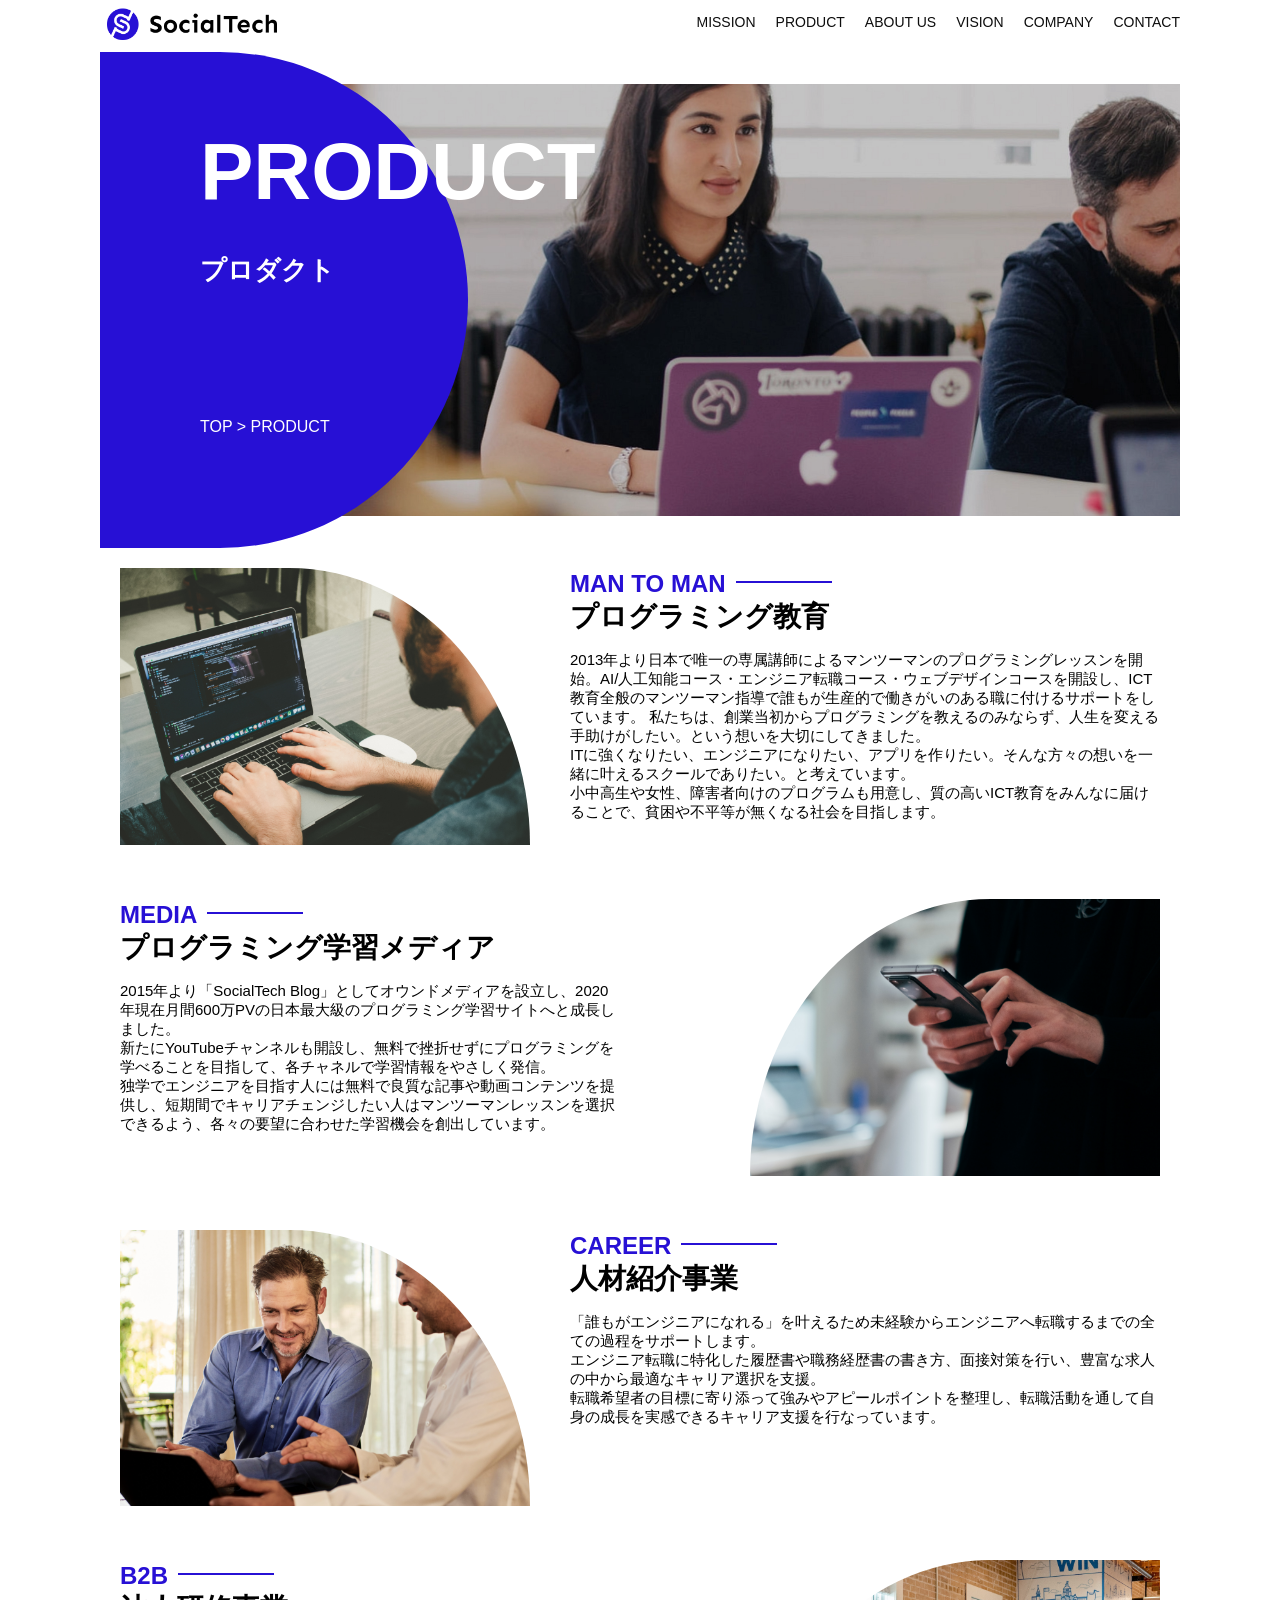
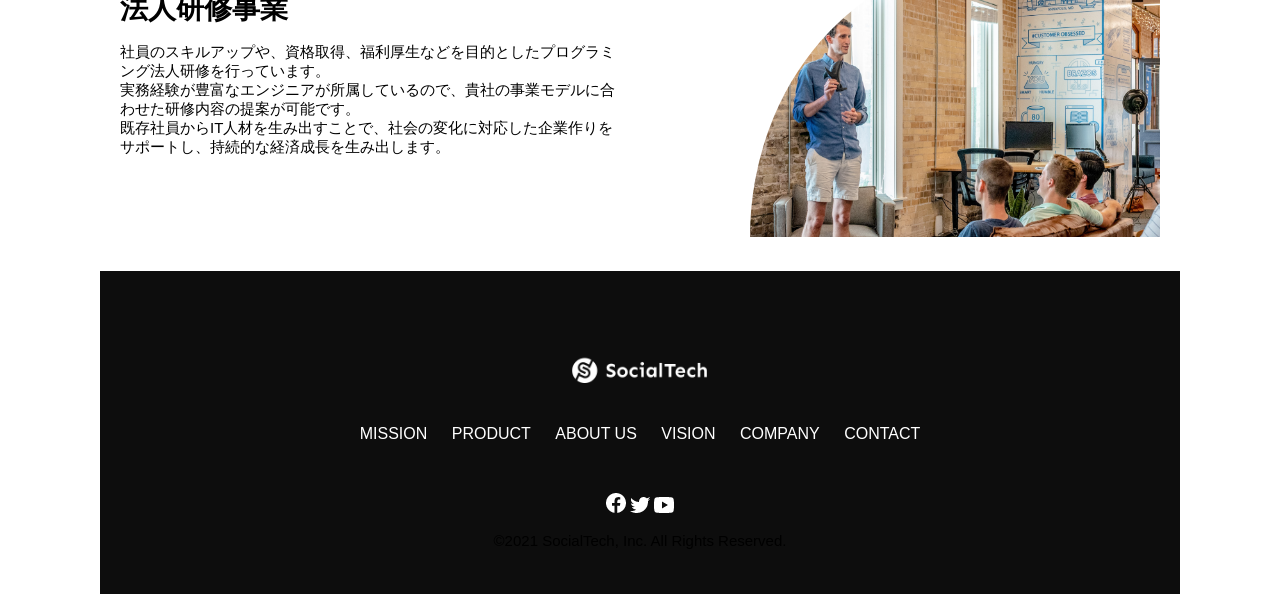
<file: kadai_tutorial_output/socialtech/product.html>
<!DOCTYPE html>
<html>
  <head>
    <title>SocialTech -PRODUCT プロダクト-</title>
    <meta charset="utf-8" />
    <meta
      name="description"
      content="SocialTechの4つのプロダクトを紹介します"
    />
    <meta name="viewport" content="width=device-width, initial-scale=1.0" />
    <link rel="stylesheet" href="style.css" />
  </head>

  <body>
    <!-- ヘッダー -->
    <header>
      <!-- ロゴ -->
      <a href="index.html" id="logo">
        <img src="images/logo.png" alt="トップページに戻る" />
      </a>

      <!-- PC用ナビゲーション -->
      <nav id="nav-pc">
        <ul>
          <li><a href="mission.html">MISSION</a></li>
          <li><a href="product.html">PRODUCT</a></li>
          <li><a href="index.html#aboutus">ABOUT US</a></li>
          <li><a href="index.html#vision">VISION</a></li>
          <li><a href="index.html#company">COMPANY</a></li>
          <li><a href="index.html#contact">CONTACT</a></li>
        </ul>
      </nav>

      <!-- スマホ用メニューボタン -->
      <button
        id="menu-sp"
        onclick="document.getElementById('nav-sp').style.display = 'block'"
      >
        <img src="images/button-menu.png" alt="ナビゲーションを開く" />
      </button>

      <!-- スマホ用ナビゲーション -->
      <div id="nav-sp">
        <button
          id="close"
          onclick="document.getElementById('nav-sp').style.display = 'none'"
        >
          <img src="images/button-close.png" alt="ナビゲーションを閉じる" />
        </button>

        <nav>
          <ul>
            <li>
              <a
                id="logo-sp"
                href="index.html"
                onclick="document.getElementById('nav-sp').style.display = 'none'"
                ><img src="images/logo-sp.png" alt="トップページに戻る"
              /></a>
            </li>
            <li>
              <a
                class="menu"
                href="mission.html"
                onclick="document.getElementById('nav-sp').style.display = 'none'"
                >MISSION</a
              >
            </li>
            <li>
              <a
                class="menu"
                href="product.html"
                onclick="document.getElementById('nav-sp').style.display = 'none'"
                >PRODUCT</a
              >
            </li>
            <li>
              <a
                class="menu"
                href="index.html#aboutus"
                onclick="document.getElementById('nav-sp').style.display = 'none'"
                >ABOUT US</a
              >
            </li>
            <li>
              <a
                class="menu"
                href="index.html#vision"
                onclick="document.getElementById('nav-sp').style.display = 'none'"
                >VISION</a
              >
            </li>
            <li>
              <a
                class="menu"
                href="index.html#company"
                onclick="document.getElementById('nav-sp').style.display = 'none'"
                >COMPANY</a
              >
            </li>
            <li>
              <a
                class="menu"
                href="index.html#contact"
                onclick="document.getElementById('nav-sp').style.display = 'none'"
                >CONTACT</a
              >
            </li>
          </ul>
        </nav>
        <div id="sns">
          <a href="https://www.facebook.com/sejuku2013">
            <img src="images/button-facebook.png" alt="Facebookのリンク" />
          </a>
          <a href="https://twitter.com/samuraijuku">
            <img src="images/button-twitter.png" alt="Twitterのリンク" />
          </a>
          <a href="https://www.youtube.com/channel/UCCFOQO5aDK0xXam4cUQXT8g">
            <img src="images/button-youtube.png" alt="YouTubeのリンク" />
          </a>
        </div>
      </div>
    </header>

    <main>
      <article>
        <section id="product-main">
          <div class="product-main-inner">
            <div id="product-title">
              <h1>PRODUCT<br /><span>プロダクト</span></h1>
              <p>TOP > PRODUCT</p>
            </div>
          </div>
        </section>
        <section class="product-section product-section-left">
          <div class="product-section-img">
            <img
              src="images/product/product-mantoman.png"
              alt="PCでコードを書く男性"
            />
          </div>
          <div class="product-read">
            <h2 class="product-h2">MAN TO MAN</h2>
            <h3 class="product-h3">プログラミング教育</h3>
            <p>
              2013年より日本で唯一の専属講師によるマンツーマンのプログラミングレッスンを開始。AI/人工知能コース・エンジニア転職コース・ウェブデザインコースを開設し、ICT教育全般のマンツーマン指導で誰もが生産的で働きがいのある職に付けるサポートをしています。
              私たちは、創業当初からプログラミングを教えるのみならず、人生を変える手助けがしたい。という想いを大切にしてきました。<br />ITに強くなりたい、エンジニアになりたい、アプリを作りたい。そんな方々の想いを一緒に叶えるスクールでありたい。と考えています。<br />小中高生や女性、障害者向けのプログラムも用意し、質の高いICT教育をみんなに届けることで、貧困や不平等が無くなる社会を目指します。
            </p>
          </div>
        </section>

        <section class="product-section product-section-right">
          <div class="product-read">
            <h2 class="product-h2">MEDIA</h2>
            <h3 class="product-h3">プログラミング学習メディア</h3>
            <p>
              2015年より「SocialTech
              Blog」としてオウンドメディアを設立し、2020年現在月間600万PVの日本最大級のプログラミング学習サイトへと成長しました。<br />新たにYouTubeチャンネルも開設し、無料で挫折せずにプログラミングを学べることを目指して、各チャネルで学習情報をやさしく発信。<br />独学でエンジニアを目指す人には無料で良質な記事や動画コンテンツを提供し、短期間でキャリアチェンジしたい人はマンツーマンレッスンを選択できるよう、各々の要望に合わせた学習機会を創出しています。
            </p>
          </div>
          <div class="product-section-img">
            <img
              src="images/product/product-media.png"
              alt="スマートフォンを操作する人"
            />
          </div>
        </section>

        <section class="product-section product-section-left">
          <div class="product-section-img">
            <img
              src="images/product/product-career.png"
              alt="笑顔で話し合う2人の男性"
            />
          </div>
          <div class="product-read">
            <h2 class="product-h2">CAREER</h2>
            <h3 class="product-h3">人材紹介事業</h3>
            <p>
              「誰もがエンジニアになれる」を叶えるため未経験からエンジニアへ転職するまでの全ての過程をサポートします。<br />エンジニア転職に特化した履歴書や職務経歴書の書き方、面接対策を行い、豊富な求人の中から最適なキャリア選択を支援。<br />転職希望者の目標に寄り添って強みやアピールポイントを整理し、転職活動を通して自身の成長を実感できるキャリア支援を行なっています。<br />
            </p>
          </div>
        </section>

        <section class="product-section product-section-right">
          <div class="product-read">
            <h2 class="product-h2">B2B</h2>
            <h3 class="product-h3">法人研修事業</h3>
            <p>
              社員のスキルアップや、資格取得、福利厚生などを目的としたプログラミング法人研修を行っています。<br />実務経験が豊富なエンジニアが所属しているので、貴社の事業モデルに合わせた研修内容の提案が可能です。<br />既存社員からIT人材を生み出すことで、社会の変化に対応した企業作りをサポートし、持続的な経済成長を生み出します。
            </p>
          </div>
          <div class="product-section-img">
            <img
              src="images/product/product-b2b.png"
              alt="講演中の男性とそれを聴く人々"
            />
          </div>
        </section>
      </article>
    </main>

    <footer>
      <div id="footer-logo">
        <img src="images/logo-sp.png" alt="SocialTech" />
      </div>
      <div id="footer-link">
        <a href="mission.html">MISSION</a>
        <a href="product.html">PRODUCT</a>
        <a href="index.html#aboutus">ABOUT US</a>
        <a href="index.html#vision">VISION</a>
        <a href="index.html#company">COMPANY</a>
        <a href="index.html#contact">CONTACT</a>
      </div>
      <div id="sns-footer">
        <div class="sns-btns">
          <a href="https://www.facebook.com/sejuku2013"
            ><img src="images/button-facebook.png" alt="Facebookのリンク"
          /></a>
          <a href="https://twitter.com/samuraijuku"
            ><img src="images/button-twitter.png" alt="Twitterのリンク"
          /></a>
          <a href="https://www.youtube.com/channel/UCCFOQO5aDK0xXam4cUQXT8g"
            ><img src="images/button-youtube.png" alt="YouTubeのリンク"
          /></a>
        </div>
        <p id="copyright">&copy;2021 SocialTech, Inc. All Rights Reserved.</p>
      </div>
    </footer>
  </body>
</html>
</file>
<file: html-css-kadai_013/style.css>
/* PC、スマホ共通スタイル */
body {
  font-family: "Source Sans Pro", "Hiragino Kaku Gothic ProN", Meiryo, Arial,
    sans-serif;
}

p {
  font-size: 15px;
}

#main-visual > img {
  width: 100%;
}

/*================
PC用のスタイル 
=================*/
@media screen and (min-width: 768px) {
  /* 横幅設定 */
  body {
    max-width: 1080px;
    min-width: 960px;
    margin: 0 auto 0 auto;
  }

  /* ヘッダー */
  header {
    display: flex;
    justify-content: space-between;
  }

  /* ナビゲーションのレイアウト */
  #nav-pc {
    text-align: right;
    font-size: 14px;
    padding-top: 15px;
  }

  /* ナビゲーションのリンクの装飾設定 */
  #nav-pc > a {
    text-decoration: none;
    margin-left: 20px;
  }

  #nav-pc > a:link {
    color: #0d0d0d;
  }

  #nav-pc > a:visited {
    color: #0d0d0d;
  }

  #nav-pc > a:hover {
    color: #0d0d0d;
    text-decoration: underline;
  }

  #nav-pc > a:active {
    color: #0d0d0d;
  }

  #menu-sp {
    display: none;
  }

  #nav-sp {
    display: none;
  }
}

@media screen and (max-width: 767px) {
  body {
    min-width: 375px;
    margin: 0;
  }

  #nav-pc {
    display: none;
  }

  #menu-sp {
    float: right;
    padding: 0;
  }

  #nav-sp {
    background-color: #ce933e;
    position: absolute;
    left: 0;
    top: 0;
    height: 100%;
    width: 100%;
    display: none;
    z-index: 100;
  }

  #nav-sp ul {
    padding-left: 0;
  }

  #nav-sp li {
    list-style: none;
  }

  #close {
    position: absolute;
    top: 20px;
    right: 20px;
  }

  #logo-sp {
    margin: 80px 0 30px 20px;
  }

  #nav-sp a {
    display: block;
  }

  #nav-sp a:link {
    color: #ffffff;
  }

  #nav-sp a:visited {
    color: #ffffff;
  }

  #nav-sp a:active {
    color: #ffffff;
  }

  #nav-sp a:hover {
    text-decoration: underline;
  }

  #nav-sp .menu {
    text-decoration: none;
    display: block;
    margin: 0 20px;
    height: 44px;
    font-size: 16px;
    background-image: url("images/arrow.png");
    background-repeat: no-repeat;
    background-position: right top;
  }
}
</file>
<file: kadai_tutorial_output/socialtech/style.css>
* {
  box-sizing: border-box;
}

p {
  font-size: 15px;
}

body {
  font-family: "Source Sans Pro", "Hiragino Kaku Gothic ProN", Meiryo, Arial,
    sans-serif;
  max-width: 1080px;
  margin: 0 auto;
}

header {
  display: flex;
  justify-content: space-between;
}

#nav-pc {
  font-size: 14px;
}

#nav-pc ul {
  display: flex;
  padding-left: 0;
}

#nav-pc li {
  list-style: none;
}

#nav-pc a {
  text-decoration: none;
  margin-left: 20px;
  color: #0d0d0d;
}

#nav-pc a:hover {
  text-decoration: underline;
}

#main-visual {
  position: relative;
  height: 400px;
}

#main-message {
  position: absolute;
  top: 0;
  left: 0;
  background-color: #2710d5;
  color: #ffffff;
  border-radius: 0 0 476px 0;
  max-width: 620px;
  height: 100%;
  width: 100%;
  z-index: 11;
}

#main-message > h1 {
  font-size: 60px;
  margin: 100px 0 0 50px;
}

#main-message > p {
  font-size: 28px;
  margin: 0 0 0 50px;
}

#main-visual > img {
  max-width: 620px;
  border-radius: 476px 0 0 0;
  position: absolute;
  top: 0;
  right: 0;
  z-index: 10;
}

/* 見出し */
h2 {
  margin: 40px 0 0 0;
}

h2::after {
  content: url("images/line.png");
  margin-left: 10px;
}

h3 {
  font-size: 27px;
}

#mission {
  margin: 80px auto;
}

#mission-flex {
  display: flex;
}

#mission-flex > div {
  width: 50%;
  margin: 20px;
}

#mission-photo {
  width: 100%;
}

#s2dgs {
  margin-top: 50px;
  width: 100%;
}

/* プロダクト */
#product {
  background-color: #fafafa;
  margin: 80px 0 80px 0;
  padding: 10px 40px 0 40px;
}

/* 外枠 */
#product .product-flex {
  margin-top: 40px;
  display: flex;
}

/* 左のカラム */
#product-left {
  width: 50%;
  margin-right: 20px;
}

/* 右のカラム */
#product-right {
  width: 50%;
  margin-left: 20px;
  margin-top: 80px;
}

/* 画像＋説明の枠 */
#product-left > div {
  position: relative;
  height: 480px;
  margin-right: 20px;
}
#product-right > div {
  position: relative;
  height: 480px;
  margin-left: 20px;
}

/* 画像 */
.product-photo {
  width: 100%;
}

/* 説明文の枠 */
.product-explain {
  background-color: #ffffff;
  position: absolute;
  left: 0;
  bottom: 50px;
  margin: 0 40px 0 40px;
  padding: 20px;
  box-shadow: 5px 5px 10px rgba(0, 0, 0, 0.05);
}

/* 説明文の英語 */
.product-explain > span {
  color: #2710d5;
  font-weight: bold;
  font-size: 16px;
  margin: 0;
}

/* 説明文の見出し */
.product-explain > h3 {
  margin: 5px 0 5px 0;
}

/* 説明文 */
.product-explain > p {
  font-size: 14px;
  margin: 0;
}

/* もっと見るボタン */
#product-more {
  text-align: center;
}

#product-more a {
  position: relative;
  bottom: -42px;
}

/* ABOUT US */
#aboutus {
  margin: 80px auto 80px auto;
}

/* 3つの組織文化と画像を入れる枠 */
#aboutus > div {
  display: flex;
}

/* 画像 */
.culture-img {
  width: 50%;
  align-self: flex-start;
}

.culture-img2 {
  margin-top: 50px;
  width: 100%;
}

/* 3つの組織文化の表 */
.culture-table {
  margin-right: 50px;
}

/* 番号 */
.culture-num {
  font-size: 80px;
  color: #2710d5;
  padding: 0 20px 0 0;
}

/* 見出し */
.culture-table th {
  text-align: left;
  font-size: 28px;
  font-weight: bold;
}

/* 組織文化英語 */
.culture-en {
  color: #2710d5;
  font-size: 24px;
}

/* 説明文 */
.culture-description {
  margin: 0;
}

/* ビジョン */
#vision {
  margin: 80px auto 80px auto;
}

/* セクション内の外枠*/
#vision > div {
  display: flex;
  justify-content: space-between;
  flex-wrap: wrap;
}

/*7つの行動指針の枠*/
.vision-box {
  width: 300px;
  height: 300px;
  margin-bottom: 30px;
  position: relative;
}

.vision-box > img {
  width: 100%;
  position: relative;
  z-index: 30;
}

.vision-box > div {
  position: absolute;
  top: 0;
  left: 0;
  z-index: 31;
  margin-right: 20px;
}

.vision-box > div > h4 {
  color: #2710d5;
  font-size: 19px;
  margin: 80px 0 0 0;
}

.vision-box > div > h4::first-letter {
  font-size: 40px;
}

.vision-box > div > h5 {
  font-size: 20px;
  margin: 0 0 0 0;
}

.vision-box > div > p {
  margin: 10px 0 0 0;
}

/* 会社概要 */
#company {
  margin: 80px auto 80px auto;
}

#company-table {
  width: 100%;
}

.tableheader {
  text-align: left;
  padding: 20px;
  border-bottom-color: #2710d5;
  border-bottom-width: 1px;
  border-bottom-style: solid;
  width: 100px;
}

.tableheader-first {
  border-top-color: #2710d5;
  border-top-width: 1px;
  border-top-style: solid;
}

.cell {
  padding: 30px;
  border-bottom-color: #ececec;
  border-bottom-width: 1px;
  border-bottom-style: solid;
}

.cell-first {
  border-top-color: #ececec;
  border-top-width: 1px;
  border-top-style: solid;
}

#company > iframe {
  width: 100%;
  height: 368px;
  margin-top: 40px;
}

/* お問い合わせ */
#contact {
  margin: 80px auto 80px auto;
}

/* 外枠 */
#contact > form > div {
  display: flex;
  flex-direction: row;
  flex-wrap: wrap;
  padding-bottom: 30px;
}

/* 左列の見出し */
.contact-heading {
  width: 240px;
  align-self: center;
}
/* 見出しのラベル */
.contact-label {
  font-weight: bold;
}
/* 必須 */
.contact-span {
  color: #ce2222;
  margin: 0 0 0 20px;
  font-weight: bold;
}

/* テキストボックス */
.contact-textbox {
  border-top: 0px;
  border-left: 0px;
  border-right: 0px;
  border-bottom-width: 1px;
  border-bottom-color: #707070;
  border-style: solid;
  background-color: #fafafa;
  width: 400px;
  height: 56px;
}

/* お問い合わせ内容のテキストエリア */
.contact-textarea {
  border-top: 0px;
  border-left: 0px;
  border-right: 0px;
  border-bottom-width: 1px;
  border-bottom-color: #707070;
  background-color: #fafafa;
  width: 400px;
  height: 200px;
}

/* 個人情報の取り扱い */
#contact dt {
  font-weight: bold;
}

#contact dd {
  margin: 0 0 16px 0;
}

#contact dd p {
  margin: 0;
}

#contact dd ul {
  padding-left: 0;
}

#contact dd li {
  margin-bottom: 0;
  list-style: none;
}

footer {
  background-color: #0d0d0d;
  text-align: center;
  padding: 80px 80px 30px 80px;
}

#footer-logo {
  margin-bottom: 30px;
}

#footer-link {
  margin-bottom: 50px;
}

#footer-link > a {
  text-decoration: none;
  margin: 10px;
  color: #ffffff;
}

/* スマホ用ナビを非表示 */
#nav-sp,
#menu-sp {
  display: none;
}

/* mission.html用スタイル */
/* ミッションのメインビジュアル */
.mission-main-inner {
  background-image: url("images/mission/mission-main.png");
  background-repeat: no-repeat;
  background-position-y: center;
}

#mission-title {
  background-color: #2710d5;
  width: 368px;
  color: #ffffff;
  height: 496px;
  border-radius: 0 248px 248px 0;
  position: relative;
}

#mission-title h1 {
  position: absolute;
  top: 0;
  left: 100px;
  font-size: 80px;
  line-height: 1;
}

#mission-title h1 span {
  font-size: 26px;
}

#mission-title > p {
  position: absolute;
  top: 350px;
  left: 100px;
  font-size: 16px;
}

/* ミッションページ　S2DGSの設定 */
#mission-s2dgs {
  padding: 20px;
}

.mission-h2 {
  color: #2710d5;
  font-size: 40px;
}

.mission-h2::after {
  content: none;
}

/* ミッションページ　5つのゴールの設定 */
#mission-five-goals {
  padding: 20px;
  display: flex;
}

#mission-five-goals .five-goals-image {
  width: 30%;
  padding: 20px;
}

#mission-five-goals .five-goals-image img {
  width: 100%;
}

#mission-five-goals .five-goals-read {
  width: 70%;
  padding: 20px;
}

#mission-five-goals .five-goals-read > div {
  margin-bottom: 40px;
}

.fivegoals-image-right {
  float: right;
  margin: 20px;
}

.fivegoals-image-left {
  float: left;
  margin: 20px;
}

.fivegoals-number {
  color: #2710d5;
  font-size: 48px;
  font-weight: bold;
  margin: 0;
}

.fivegoals-h3 {
  font-size: 28px;
  margin: 0;
}

.fivegoals-p {
  margin: 0;
}

/* プロダクトページ */
.product-main-inner {
  background-image: url("images/product/product-main.png");
  background-repeat: no-repeat;
  background-position-y: center;
}

#product-title {
  background-color: #2710d5;
  width: 368px;
  color: #ffffff;
  height: 496px;
  border-radius: 0 248px 248px 0;
  position: relative;
}

#product-title h1 {
  position: absolute;
  top: 0;
  left: 100px;
  font-size: 80px;
  line-height: 1;
}

#product-title h1 span {
  font-size: 26px;
}

#product-title > p {
  position: absolute;
  top: 350px;
  left: 100px;
  font-size: 16px;
}
/* セクション */
.product-section {
  display: flex;
  padding: 20px 20px 0;
}

.product-section .product-section-img {
  width: 450px;
}

/* 左が画像のセクション*/
.product-section-left .product-section-img img {
  width: 100%;
  padding: 0 40px 30px 0;
  border-radius: 0 432px 0 0;
}

.product-section-left .product-read {
  width: 50%;
  flex-grow: 1;
}

.product-section-left .product-read p {
  margin-bottom: 0;
}

/* 右が画像のセクション*/
.product-section-right {
  justify-content: space-between;
}

.product-section-right .product-section-img img {
  width: 100%;
  padding: 0 0 30px 40px;
  border-radius: 432px 0 0 0;
}

.product-section-right .product-read {
  width: 500px;
}

.product-h2 {
  color: #2710d5;
  font-size: 24px;
  margin: 0;
}

.product-h3 {
  font-size: 28px;
  margin: 0;
}

/*====================
  スマートフォン用のスタイル
 =====================*/
@media screen and (max-width: 767px) {
  /* PC用ナビゲーション非表示 */
  #nav-pc {
    display: none;
  }

  /* ハンバーガーメニュー */
  #menu-sp {
    display: block;
    background-color: transparent;
    float: right;
    padding: 0;
    border: none;
  }

  /* スマホ用ナビゲーションの表示切替*/
  /* 初期状態、レイアウトと非表示設定 */
  #nav-sp {
    background-color: #2710d5;
    position: fixed;
    left: 0;
    top: 0;
    height: 100%;
    width: 100%;
    display: none;
    z-index: 100;
  }

  #footer-link > a:hover {
    text-decoration: underline;
  }

  #sns-footer {
    display: flex;
    justify-content: space-between;
    text-align: left;
  }

  #sns-footer a {
    margin-right: 30px;
  }

  #copyright {
    color: #ffffff;
    margin: 0;
  }

  /* ×ボタン */
  #close {
    position: absolute;
    top: 20px;
    right: 20px;
    background-color: transparent;
    border: none;
  }

  #nav-sp nav ul {
    padding-left: 0;
  }

  #nav-sp nav li {
    list-style: none;
  }

  /* ナビゲーションメニュー用ロゴ */
  #logo-sp {
    margin: 80px 0 30px 20px;
  }

  /* ナビゲーションのリンクの装飾設定 */
  #nav-sp nav a {
    display: block;
    color: #ffffff;
  }

  #nav-sp nav a:hover {
    text-decoration: underline;
  }

  #nav-sp .menu {
    text-decoration: none;
    margin: 0 20px 0 20px;
    height: 44px;
    font-size: 16px;
    background-image: url("images/arrow.png");
    background-repeat: no-repeat;
    background-position: right top;
  }

  #sns {
    position: absolute;
    bottom: 20px;
    left: 20px;
  }

  #sns > a {
    margin-right: 30px;
  }

  /* メインビジュアル */
  #main-visual {
    position: relative;
    height: 470px;
  }

  #main-visual > div {
    text-align: center;
    height: 280px;
  }

  #main-visual h1 {
    font-size: 28px;
    margin: 90px 0 0 0;
  }

  #main-visual > div > p {
    margin: 0;
    font-size: 15px;
  }

  #main-visual > img {
    width: 100%;
    border-radius: 476px 0 0 0;
    top: auto;
    bottom: 0;
  }

  /*見出し*/
  h2 {
    margin: 15px 0 15px 0;
  }

  h3 {
    font-size: 24px;
    margin: 10px 0 0 0;
  }

  /* ミッション */
  #mission {
    margin: 20px 0 20px 0;
    padding: 0 20px 0 20px;
  }

  #mission-flex {
    flex-direction: column;
  }

  #mission-flex > div {
    width: 100%;
    margin: 0;
  }
  /* プロダクト */
  #product {
    margin: 0;
    padding: 10px 20px 0 20px;
  }

  /* 外枠 */
  #product .product-flex {
    flex-direction: column;
    margin-top: 0;
  }

  /* 左右のカラム　スマホでは縦並び */
  #product-left,
  #product-right {
    width: 100%;
    margin: 0;
  }
  /*  画像＋説明の枠 */
  #product-left > div,
  #product-right > div {
    height: auto;
    margin: 0;
  }

  /* 説明文の枠 */
  .product-explain {
    position: relative;
    margin: 0;
  }

  .product-explain > h3 {
    margin: 10px 0 10px 0;
    font-size: 24px;
  }

  /* もっと見るボタン */
  #product-more {
    text-align: left;
  }
  /* ABOUT US */
  #aboutus {
    margin: 80px 20px 80px 20px;
  }

  #aboutus > div {
    flex-direction: column;
  }

  .culture-table th {
    font-size: 16px;
  }

  .culture-table {
    margin-right: 0;
    padding-right: 20px;
    order: 2;
  }

  .culture-img {
    width: 100%;
    order: 1;
  }

  .culture-img2 {
    margin-top: 0;
  }

  .culture-num {
    padding: 0;
  }

  .culture-description {
    margin: 0;
  }
  /* ビジョン */
  #vision {
    margin: 80px 20px 80px 20px;
  }

  .vision-box > img {
    position: absolute;
    top: 0;
    left: 0;
  }

  .vision-box > div > h4 {
    margin: 60px 0 0 0;
  }
  /*会社概要*/
  #company {
    margin: 0 20px 0 20px;
  }

  #company > h3 {
    margin-bottom: 20px;
  }

  .tableheader {
    width: 50px;
  }

  .cell {
    padding: 20px;
  }

  #company > iframe {
    height: 240px;
  }
  /* お問い合わせ */
  #contact {
    margin: 80px 20px 80px 20px;
  }

  #contact > h3 {
    margin-bottom: 20px;
  }

  #contact > form > div {
    flex-direction: column;
    margin-bottom: 20px;
  }

  .contact-heading {
    align-self: auto;
    margin-bottom: 20px;
  }

  .contact-textbox {
    min-width: 300px;
    width: 100%;
  }

  .contact-textarea {
    height: 150px;
    width: 100%;
  }

  .radiobutton {
    margin-bottom: 20px;
  }
  /* フッター */
  footer {
    padding: 30px 20px 50px 20px;
    text-align: left;
  }

  #footer-link > a {
    margin: 0 20px 30px 0;
    display: block;
    background-image: url("images/arrow.png");
    background-repeat: no-repeat;
    background-position: right top;
  }

  #footer-link > a:hover {
    text-decoration: underline;
  }

  #sns-footer {
    flex-direction: column;
    justify-content: flex-start;
  }

  #copyright {
    font-size: 12px;
    margin-top: 30px;
  }
  /* mission.html用スタイル */
  /* ミッションのメインビジュアル */
  #mission-main {
    height: 256px;
    margin-top: 4%;
    position: relative;
  }

  .mission-main-inner {
    height: 80%;
    background-size: cover;
  }

  #mission-title {
    width: 136px;
    height: 256px;
    position: absolute;
    top: -10%;
  }

  #mission-title h1 {
    left: 20px;
    font-size: 40px;
  }

  #mission-title h1 span {
    font-size: 18px;
  }

  #mission-title > p {
    top: 180px;
    left: 20px;
    font-size: 13px;
  }
  /* ミッションページ　S2DGSの設定 */
  .mission-h2 {
    font-size: 38px;
    margin: 0px;
  }

  .mission-h2::after {
    content: none;
  }

  #mission-s2dgs > img {
    width: 100%;
  }
  /* ミッションページ　5つのゴールの設定 */
  #mission-five-goals {
    flex-direction: column;
  }

  #mission-five-goals > div {
    padding: 0;
  }

  #mission-five-goals .five-goals-image,
  #mission-five-goals .five-goals-read {
    width: 100%;
    padding: 0;
  }

  #mission-five-goals .five-goals-read > div {
    display: flex;
    flex-direction: column;
  }

  .fivegoals-image-right,
  .fivegoals-image-left {
    align-self: center;
  }
  /* プロダクトページ */
  #product-main {
    height: 256px;
    margin-top: 4%;
    position: relative;
  }

  .product-main-inner {
    height: 80%;
    background-size: cover;
  }

  #product-title {
    width: 136px;
    height: 256px;
    position: absolute;
    top: -10%;
  }

  #product-title h1 {
    left: 20px;
    font-size: 40px;
  }

  #product-title h1 span {
    font-size: 18px;
  }

  #product-title > p {
    top: 180px;
    left: 20px;
    font-size: 13px;
  }
  /* セクション */
  .product-section {
    flex-direction: column;
  }

  .product-section .product-section-img {
    width: 100%;
  }

  .product-section .product-section-img img {
    width: 100%;
    padding: 0;
  }

  /* 左が画像のセクション*/
  .product-section-left .product-section-img img {
    border-radius: 0 300px 0 0;
  }

  .product-section-left .product-read {
    width: 100%;
    flex-grow: 1;
  }

  /* 右が画像のセクション*/
  .product-section-right .product-section-img img {
    order: 1;
    border-radius: 300px 0 0 0;
  }

  .product-section-right .product-read {
    order: 2;
    width: 100%;
  }
}
</file>
